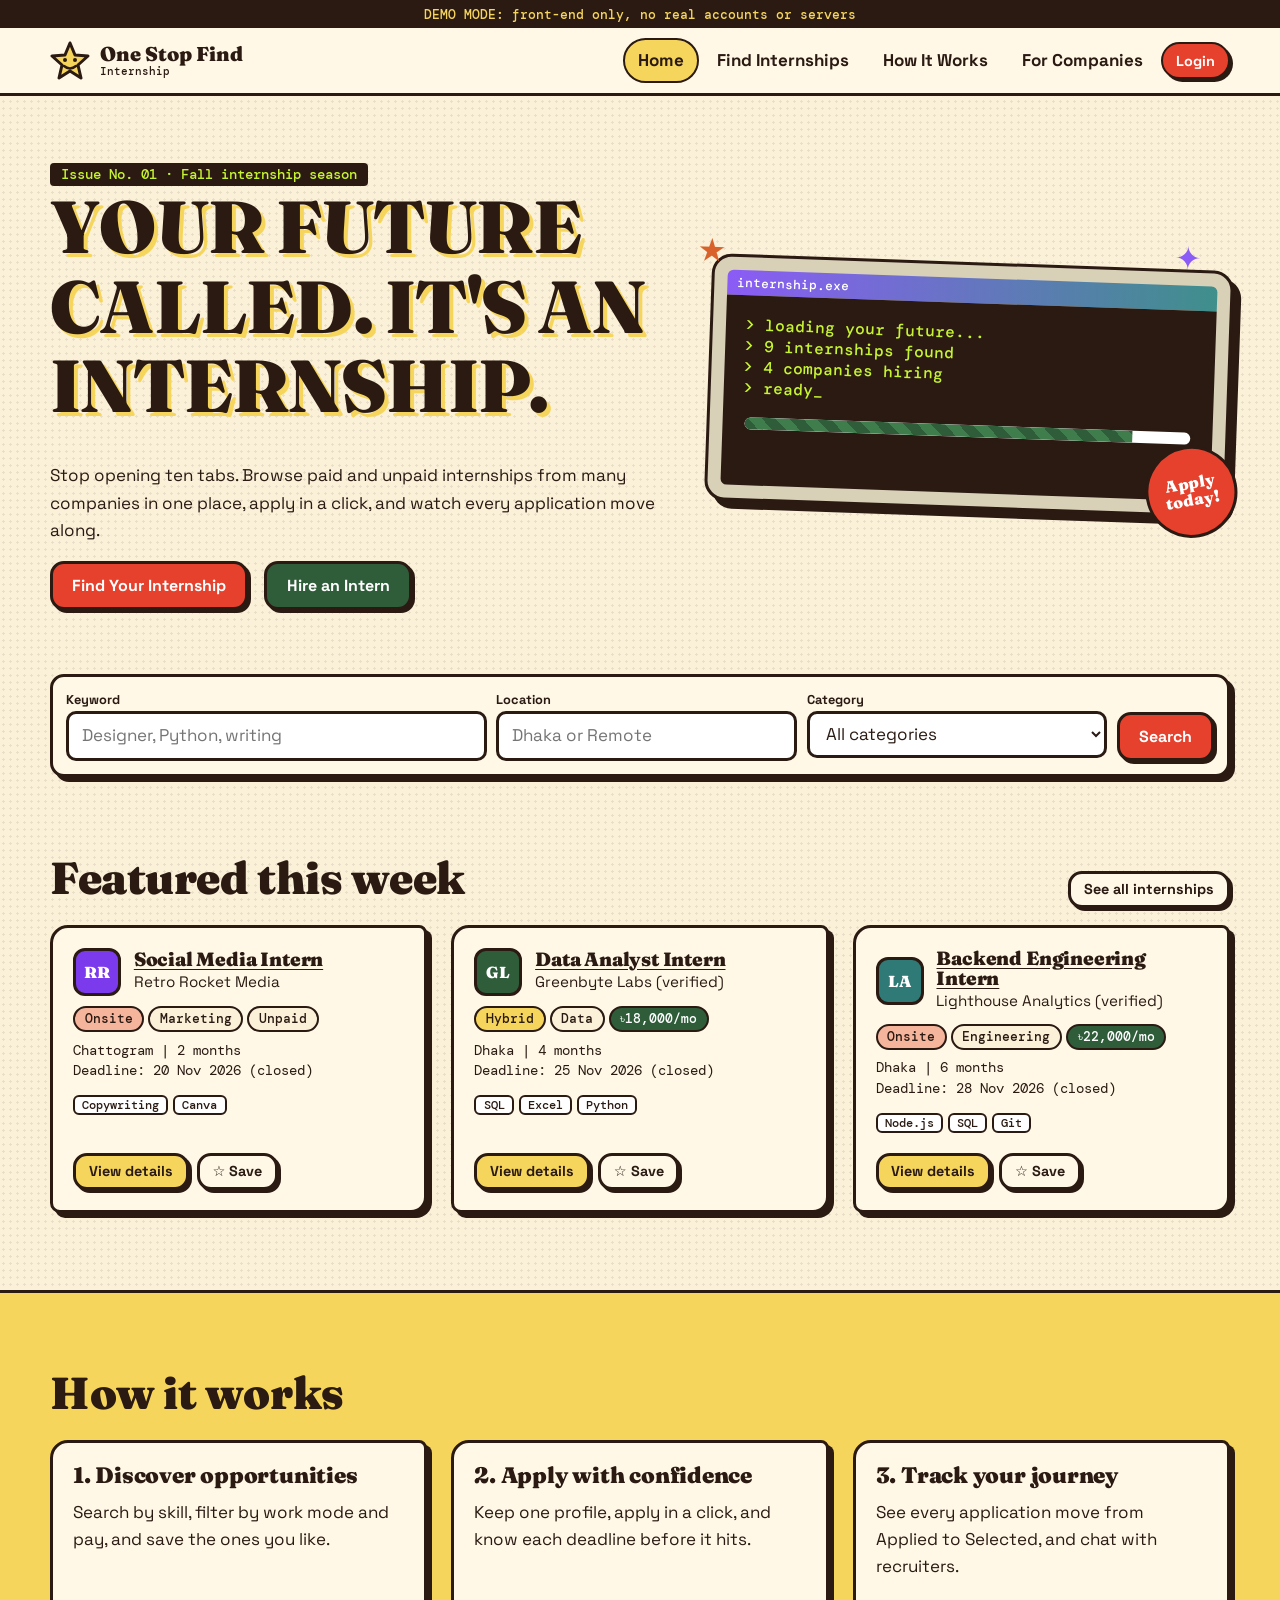
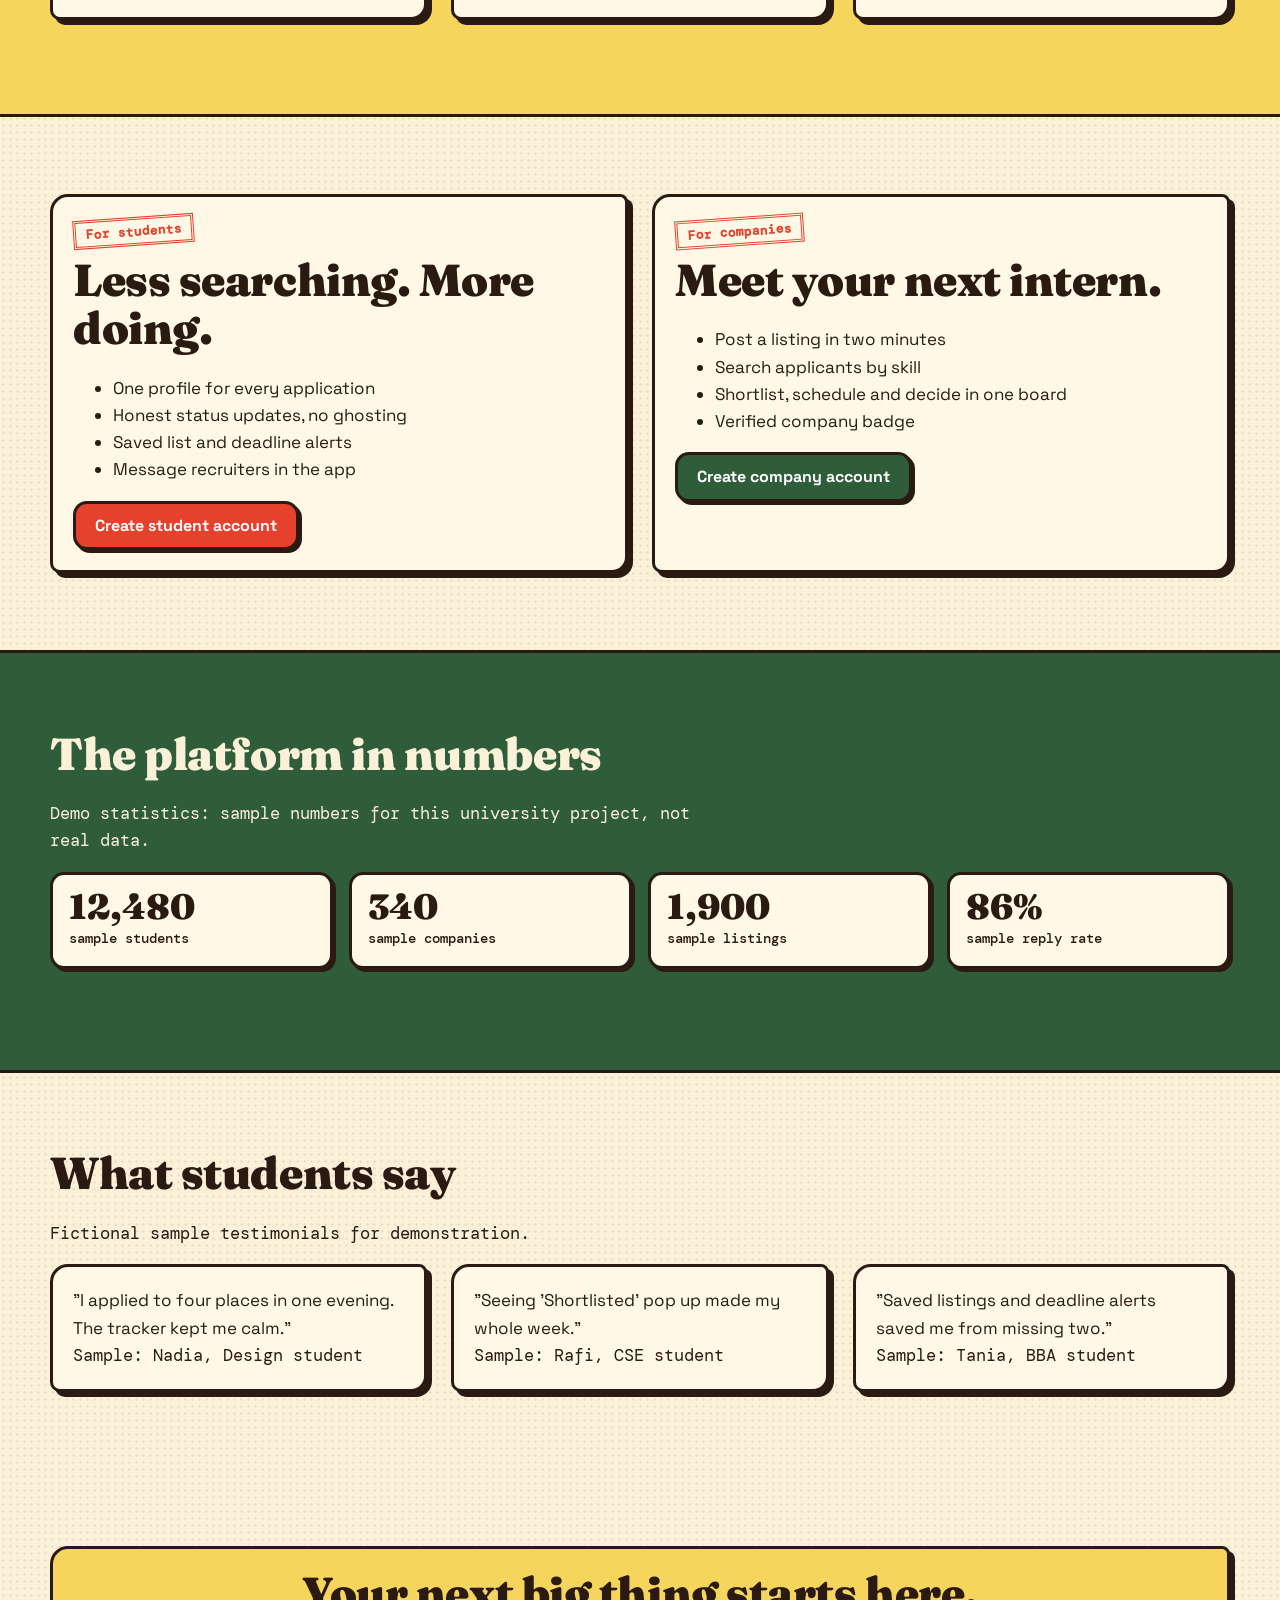
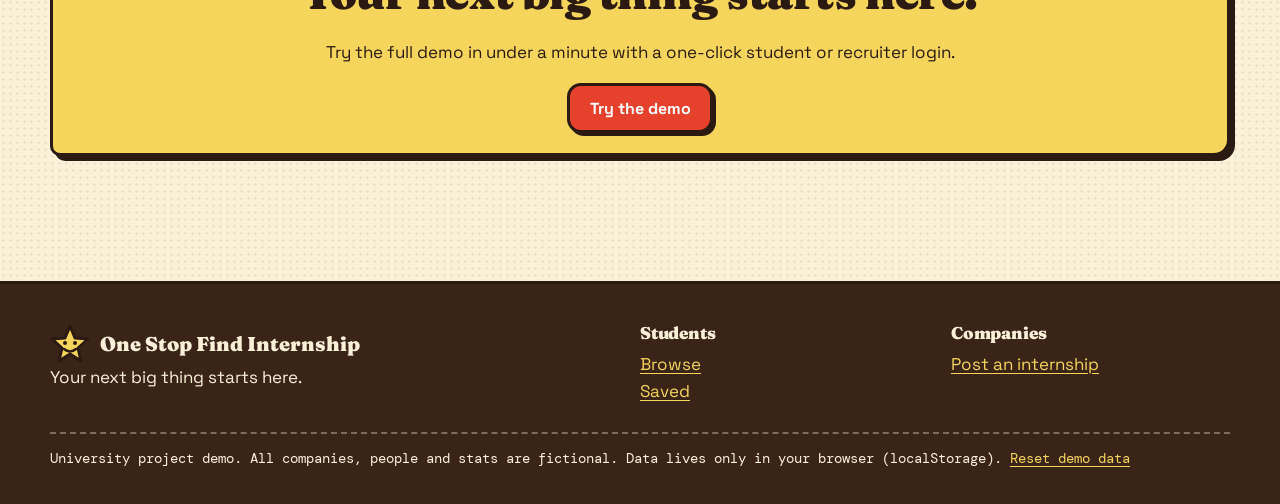
<file: index.html>
<!DOCTYPE html>
<html lang="en"><head><meta charset="utf-8"><meta name="viewport" content="width=device-width,initial-scale=1">
<title>One Stop Find Internship | Your next big thing starts here</title>
<link rel="stylesheet" href="css/styles.css"><link rel="stylesheet" href="css/components.css"><link rel="stylesheet" href="css/responsive.css">
</head><body data-page="home">
<a class="skip" href="#main">Skip to content</a>
<header id="site-nav"></header>
<main id="main">
  <section class="container hero">
    <div>
      <span class="marquee-tag">Issue No. 01 · Fall internship season</span>
      <h1>YOUR FUTURE CALLED. IT'S AN INTERNSHIP.</h1>
      <p>Stop opening ten tabs. Browse paid and unpaid internships from many companies in one place, apply in a click, and watch every application move along.</p>
      <div class="hero-cta">
        <a class="btn btn-primary" href="internships.html">Find Your Internship</a>
        <a class="btn btn-green" href="register.html?role=company">Hire an Intern</a>
      </div>
    </div>
    <div class="monitor" role="img" aria-label="Retro computer showing an internship loading screen">
      <span class="star" style="left:-18px;top:-22px" aria-hidden="true">★</span>
      <span class="star" style="right:30px;top:-30px;color:var(--purple)" aria-hidden="true">✦</span>
      <div class="bar-t">internship.exe</div>
      <div class="screen">&gt; loading your future...<br>&gt; 9 internships found<br>&gt; 4 companies hiring<br>&gt; ready_<div class="progress" style="margin-top:1rem"><i style="width:87%"></i></div></div>
      <div class="sticker" aria-hidden="true">Apply<br>today!</div>
    </div>
  </section>

  <section class="container" aria-labelledby="search-h">
    <h2 id="search-h" class="sr-only">Search internships</h2>
    <form class="searchbar" action="internships.html" method="get">
      <div><label for="s-q">Keyword</label><input id="s-q" name="q" placeholder="Designer, Python, writing"></div>
      <div><label for="s-loc">Location</label><input id="s-loc" name="loc" placeholder="Dhaka or Remote"></div>
      <div><label for="s-cat">Category</label><select id="s-cat" name="cat"><option value="">All categories</option><option>Design</option><option>Engineering</option><option>Marketing</option><option>Data</option><option>Business</option><option>Writing</option></select></div>
      <button class="btn btn-primary" type="submit" style="align-self:end">Search</button>
    </form>
  </section>

  <section class="section container" aria-labelledby="feat-h">
    <div class="row-between"><h2 id="feat-h">Featured this week</h2><a class="btn btn-ghost btn-sm" href="internships.html">See all internships</a></div>
    <div id="featured" class="grid grid-auto"></div>
  </section>

  <section id="how" class="section band"><div class="container">
    <h2>How it works</h2>
    <ol class="grid grid-3" style="list-style:none;padding:0">
      <li class="card"><h3>1. Discover opportunities</h3><p>Search by skill, filter by work mode and pay, and save the ones you like.</p></li>
      <li class="card"><h3>2. Apply with confidence</h3><p>Keep one profile, apply in a click, and know each deadline before it hits.</p></li>
      <li class="card"><h3>3. Track your journey</h3><p>See every application move from Applied to Selected, and chat with recruiters.</p></li>
    </ol></div></section>

  <section class="section container grid grid-2">
    <div class="card"><span class="stamp">For students</span><h2 style="margin-top:.6rem">Less searching. More doing.</h2>
      <ul><li>One profile for every application</li><li>Honest status updates, no ghosting</li><li>Saved list and deadline alerts</li><li>Message recruiters in the app</li></ul>
      <a class="btn btn-primary" href="register.html">Create student account</a></div>
    <div class="card"><span class="stamp">For companies</span><h2 style="margin-top:.6rem">Meet your next intern.</h2>
      <ul><li>Post a listing in two minutes</li><li>Search applicants by skill</li><li>Shortlist, schedule and decide in one board</li><li>Verified company badge</li></ul>
      <a class="btn btn-green" href="register.html?role=company">Create company account</a></div>
  </section>

  <section class="section band-green"><div class="container">
    <h2>The platform in numbers</h2><p class="mono">Demo statistics: sample numbers for this university project, not real data.</p>
    <div class="stat-row" style="color:var(--ink)">
      <div class="stat"><b>12,480</b><span>sample students</span></div>
      <div class="stat"><b>340</b><span>sample companies</span></div>
      <div class="stat"><b>1,900</b><span>sample listings</span></div>
      <div class="stat"><b>86%</b><span>sample reply rate</span></div>
    </div></div></section>

  <section class="section container">
    <h2>What students say</h2><p class="mono">Fictional sample testimonials for demonstration.</p>
    <div class="grid grid-3">
      <figure class="card" style="margin:0"><blockquote style="margin:0">"I applied to four places in one evening. The tracker kept me calm."</blockquote><figcaption class="mono">Sample: Nadia, Design student</figcaption></figure>
      <figure class="card" style="margin:0"><blockquote style="margin:0">"Seeing 'Shortlisted' pop up made my whole week."</blockquote><figcaption class="mono">Sample: Rafi, CSE student</figcaption></figure>
      <figure class="card" style="margin:0"><blockquote style="margin:0">"Saved listings and deadline alerts saved me from missing two."</blockquote><figcaption class="mono">Sample: Tania, BBA student</figcaption></figure>
    </div>
  </section>

  <section class="section container"><div class="card" style="background:var(--yellow);text-align:center">
    <h2>Your next big thing starts here.</h2>
    <p style="margin-inline:auto">Try the full demo in under a minute with a one-click student or recruiter login.</p>
    <a class="btn btn-primary" href="login.html">Try the demo</a></div></section>
</main>
<div id="site-footer"></div>
<script src="js/data.js"></script><script src="js/storage.js"></script><script src="js/app.js"></script>
<script src="js/internships.js"></script><script src="js/auth.js"></script><script src="js/applications.js"></script><script src="js/messaging.js"></script><script src="js/recruiter.js"></script>
</body></html>
</file>
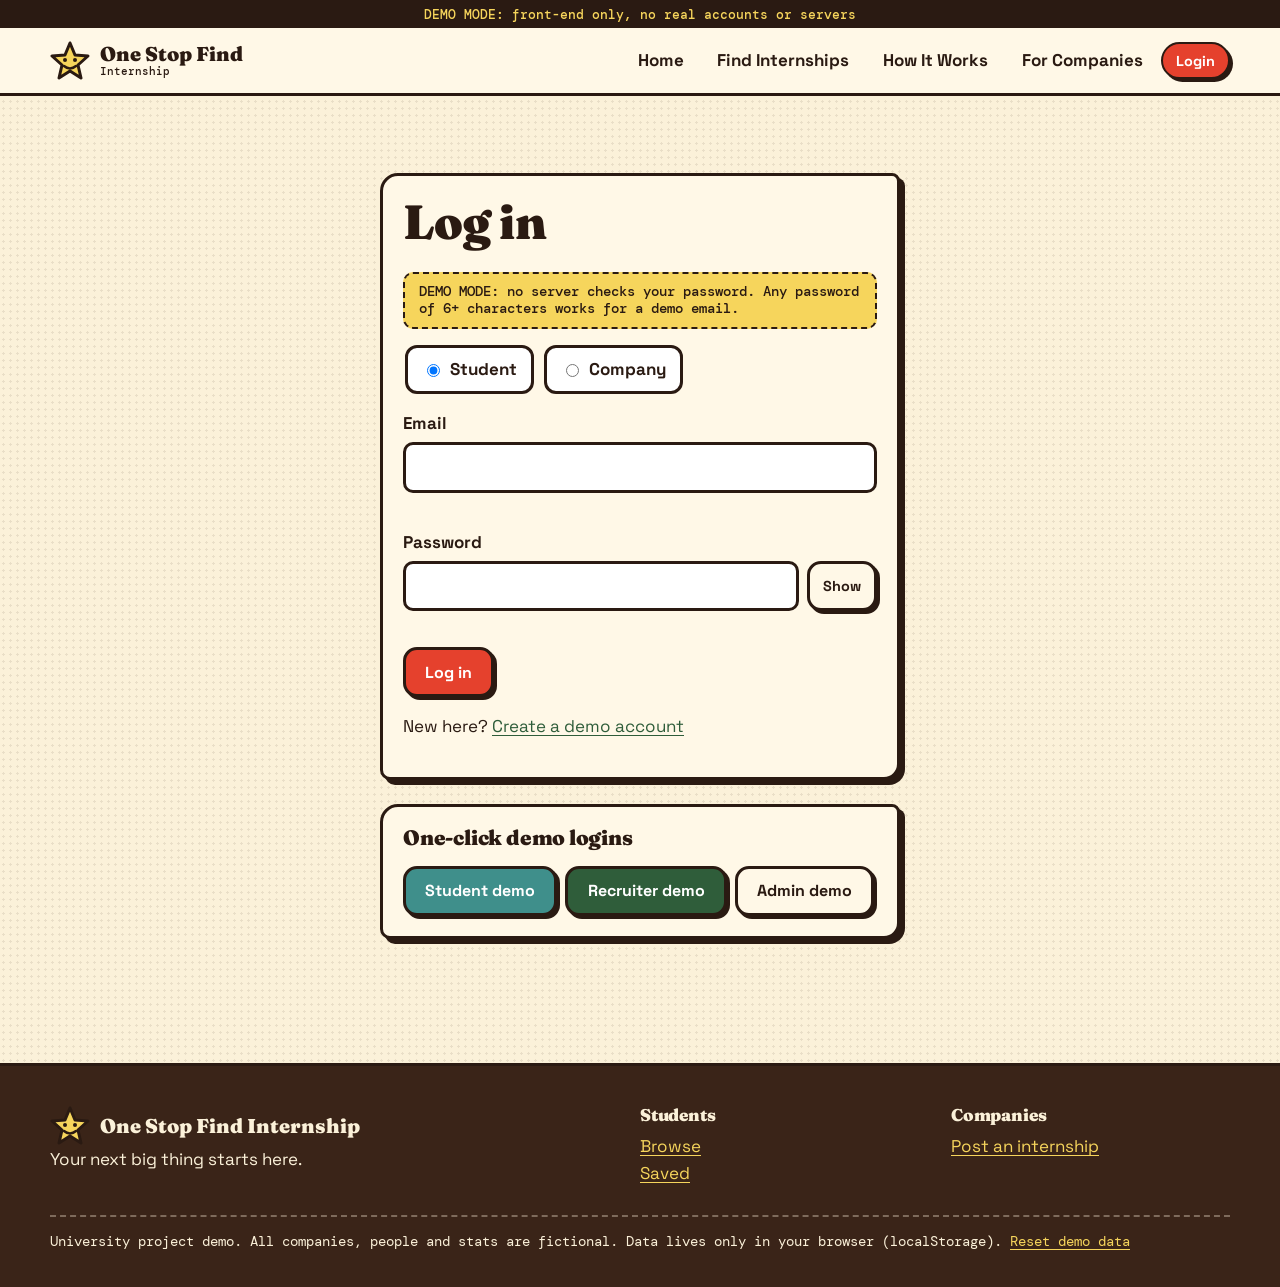
<file: admin-dashboard.html>
<!DOCTYPE html>
<html lang="en"><head><meta charset="utf-8"><meta name="viewport" content="width=device-width,initial-scale=1">
<title>Admin Dashboard | One Stop Find Internship</title>
<link rel="stylesheet" href="css/styles.css"><link rel="stylesheet" href="css/components.css"><link rel="stylesheet" href="css/responsive.css">
</head><body data-page="admin">
<a class="skip" href="#main">Skip to content</a>
<header id="site-nav"></header>
<main id="main" class="container section"></main>
<div id="site-footer"></div>
<script src="js/data.js"></script><script src="js/storage.js"></script><script src="js/app.js"></script>
<script src="js/internships.js"></script><script src="js/auth.js"></script><script src="js/applications.js"></script><script src="js/messaging.js"></script><script src="js/recruiter.js"></script>
</body></html>
</file>
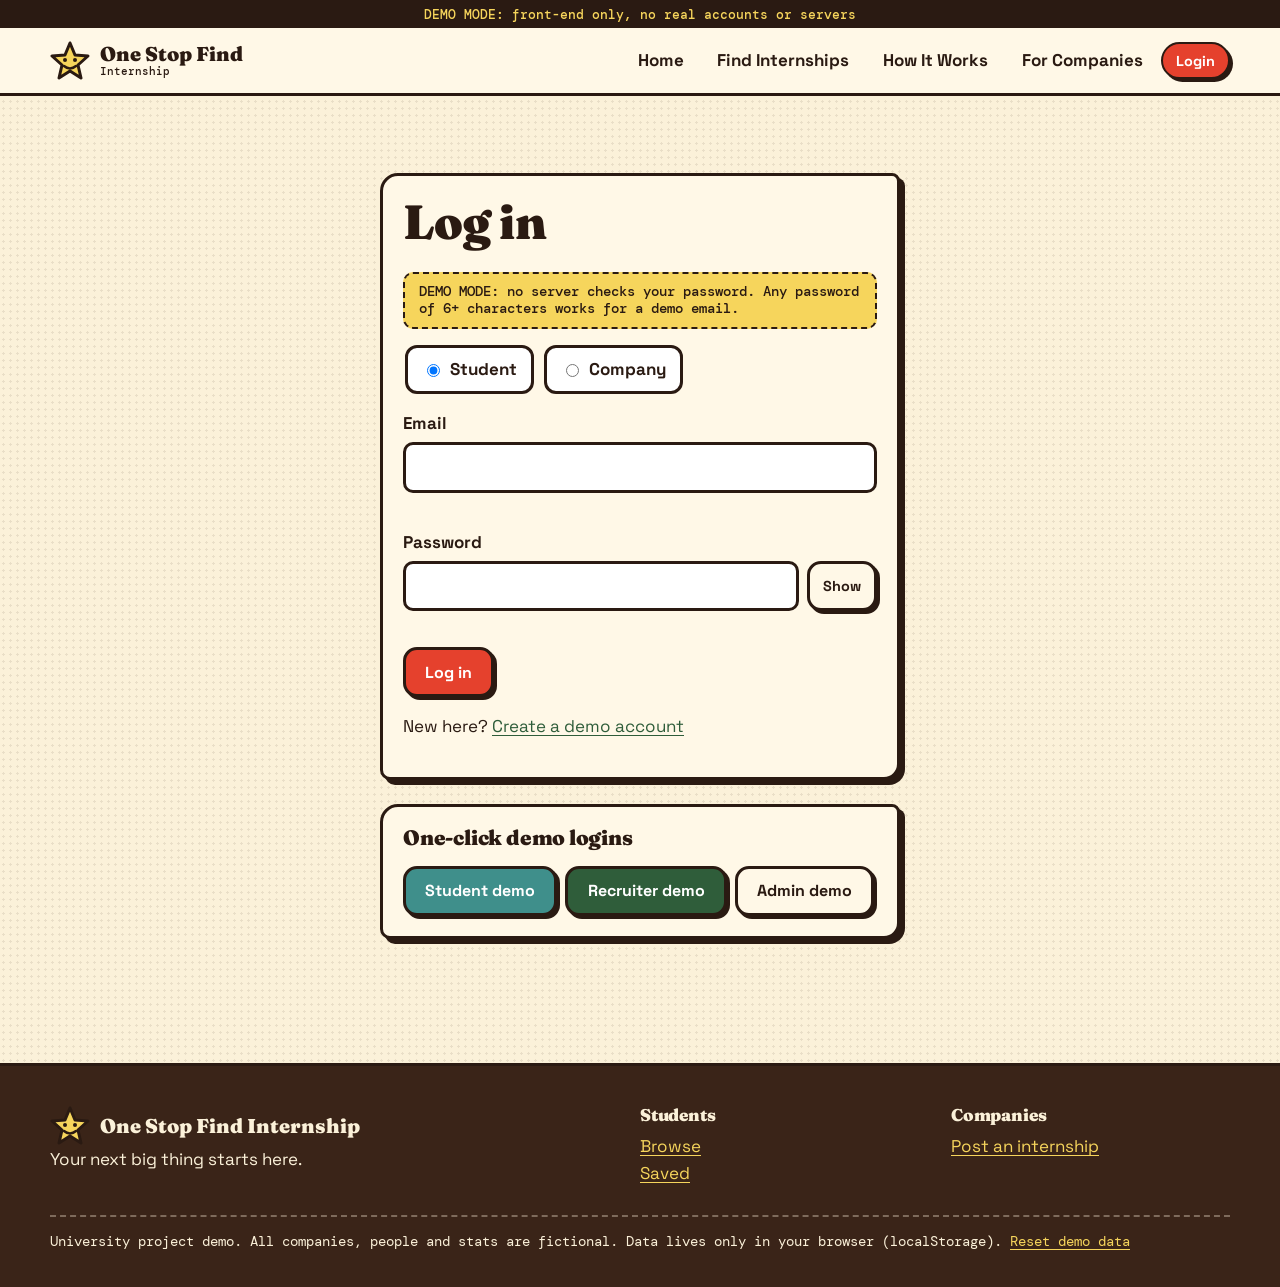
<file: applications.html>
<!DOCTYPE html>
<html lang="en"><head><meta charset="utf-8"><meta name="viewport" content="width=device-width,initial-scale=1">
<title>My Applications | One Stop Find Internship</title>
<link rel="stylesheet" href="css/styles.css"><link rel="stylesheet" href="css/components.css"><link rel="stylesheet" href="css/responsive.css">
</head><body data-page="applications">
<a class="skip" href="#main">Skip to content</a>
<header id="site-nav"></header>
<main id="main" class="container section"></main>
<div id="site-footer"></div>
<script src="js/data.js"></script><script src="js/storage.js"></script><script src="js/app.js"></script>
<script src="js/internships.js"></script><script src="js/auth.js"></script><script src="js/applications.js"></script><script src="js/messaging.js"></script><script src="js/recruiter.js"></script>
</body></html>
</file>
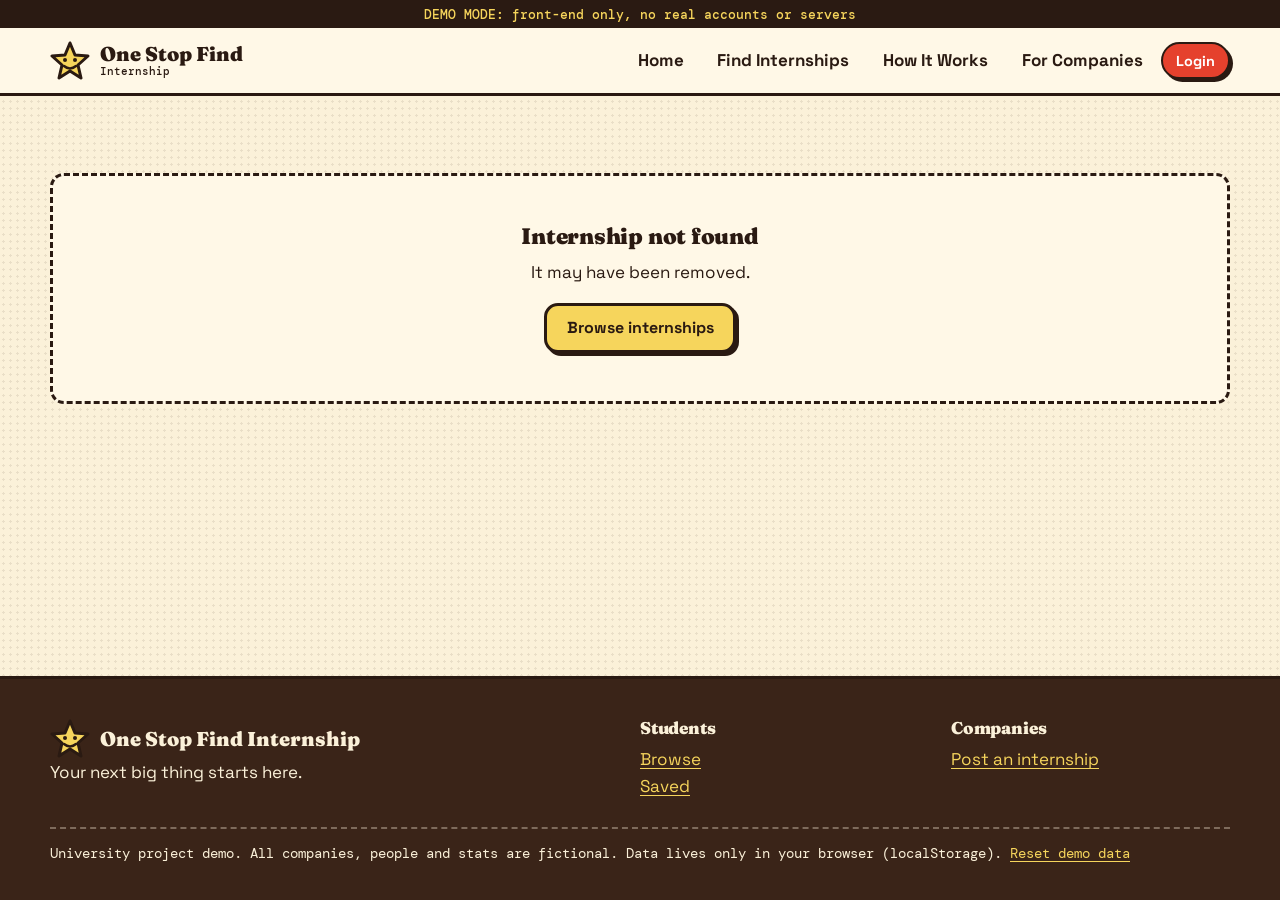
<file: internship-details.html>
<!DOCTYPE html>
<html lang="en"><head><meta charset="utf-8"><meta name="viewport" content="width=device-width,initial-scale=1">
<title>Internship Details | One Stop Find Internship</title>
<link rel="stylesheet" href="css/styles.css"><link rel="stylesheet" href="css/components.css"><link rel="stylesheet" href="css/responsive.css">
</head><body data-page="details">
<a class="skip" href="#main">Skip to content</a>
<header id="site-nav"></header>
<main id="main" class="container section"></main>
<div id="site-footer"></div>
<script src="js/data.js"></script><script src="js/storage.js"></script><script src="js/app.js"></script>
<script src="js/internships.js"></script><script src="js/auth.js"></script><script src="js/applications.js"></script><script src="js/messaging.js"></script><script src="js/recruiter.js"></script>
</body></html>
</file>
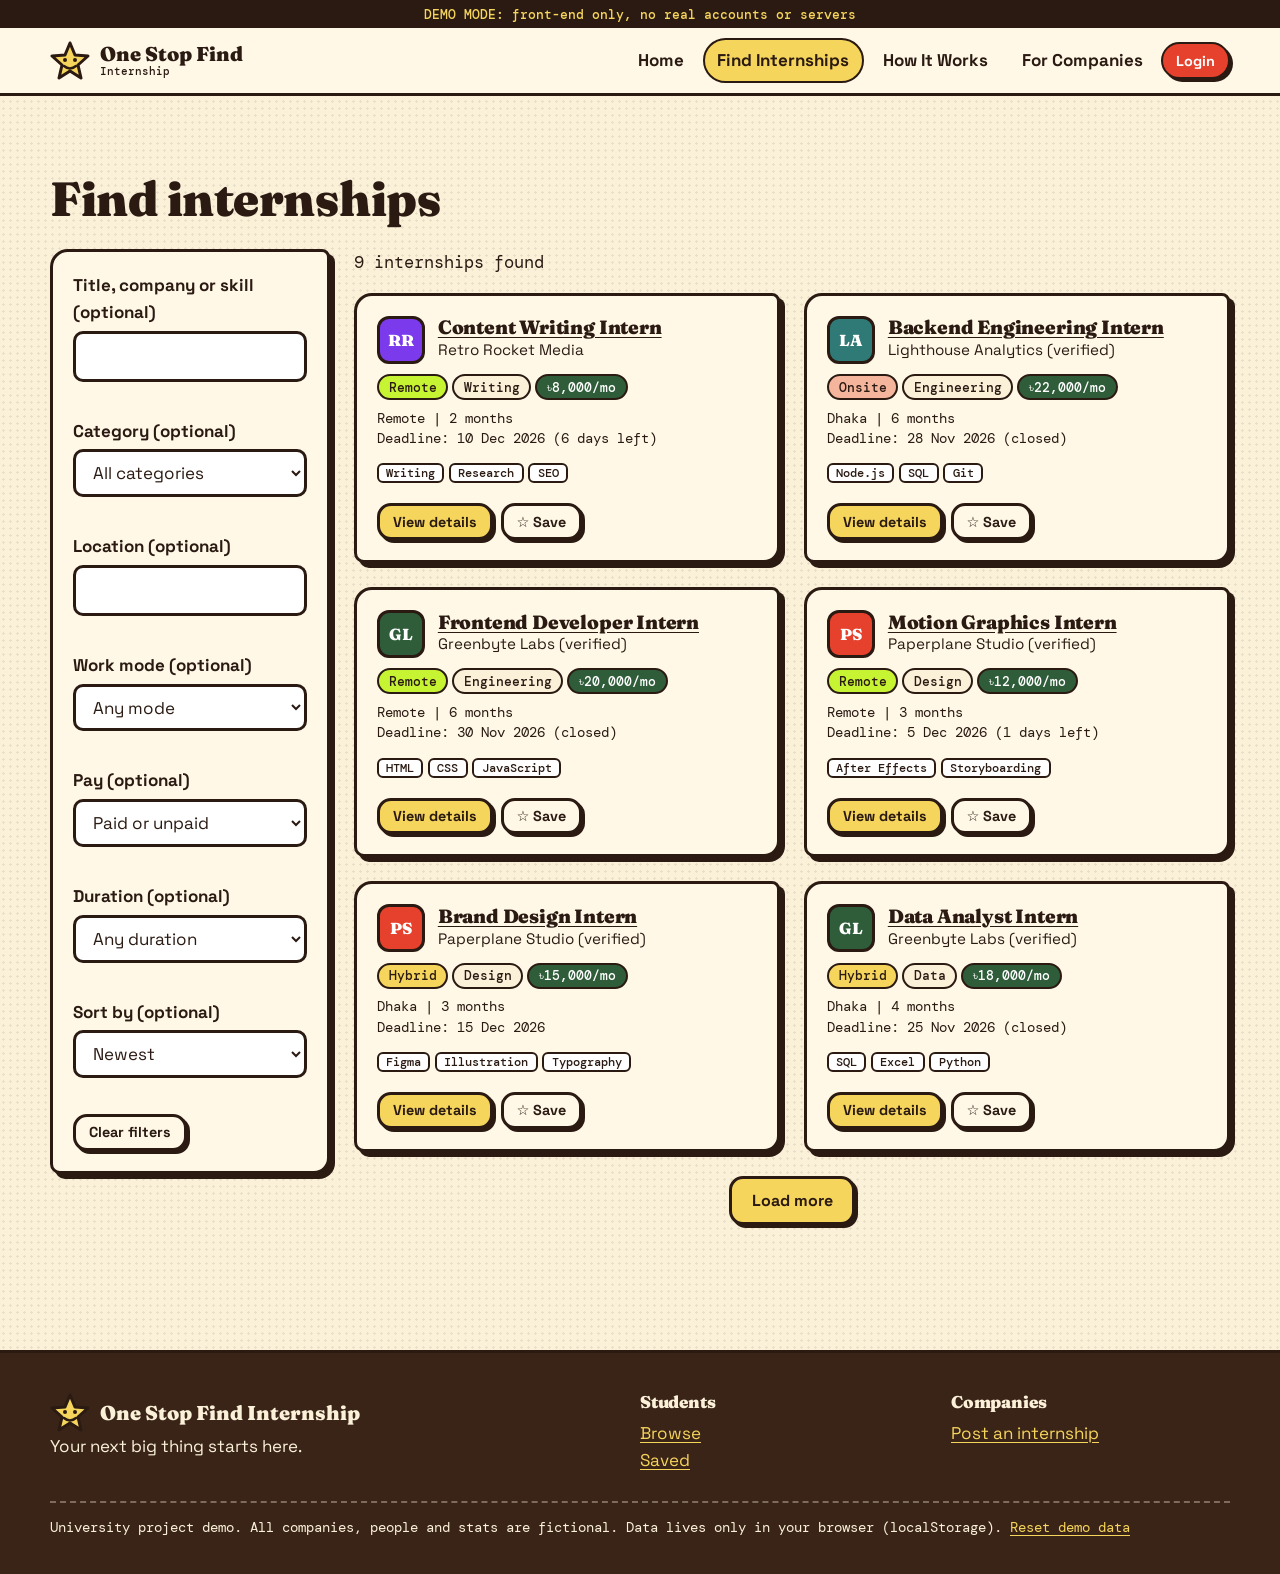
<file: internships.html>
<!DOCTYPE html>
<html lang="en"><head><meta charset="utf-8"><meta name="viewport" content="width=device-width,initial-scale=1">
<title>Find Internships | One Stop Find Internship</title>
<link rel="stylesheet" href="css/styles.css"><link rel="stylesheet" href="css/components.css"><link rel="stylesheet" href="css/responsive.css">
</head><body data-page="internships">
<a class="skip" href="#main">Skip to content</a>
<header id="site-nav"></header>
<main id="main" class="container section"></main>
<div id="site-footer"></div>
<script src="js/data.js"></script><script src="js/storage.js"></script><script src="js/app.js"></script>
<script src="js/internships.js"></script><script src="js/auth.js"></script><script src="js/applications.js"></script><script src="js/messaging.js"></script><script src="js/recruiter.js"></script>
</body></html>
</file>
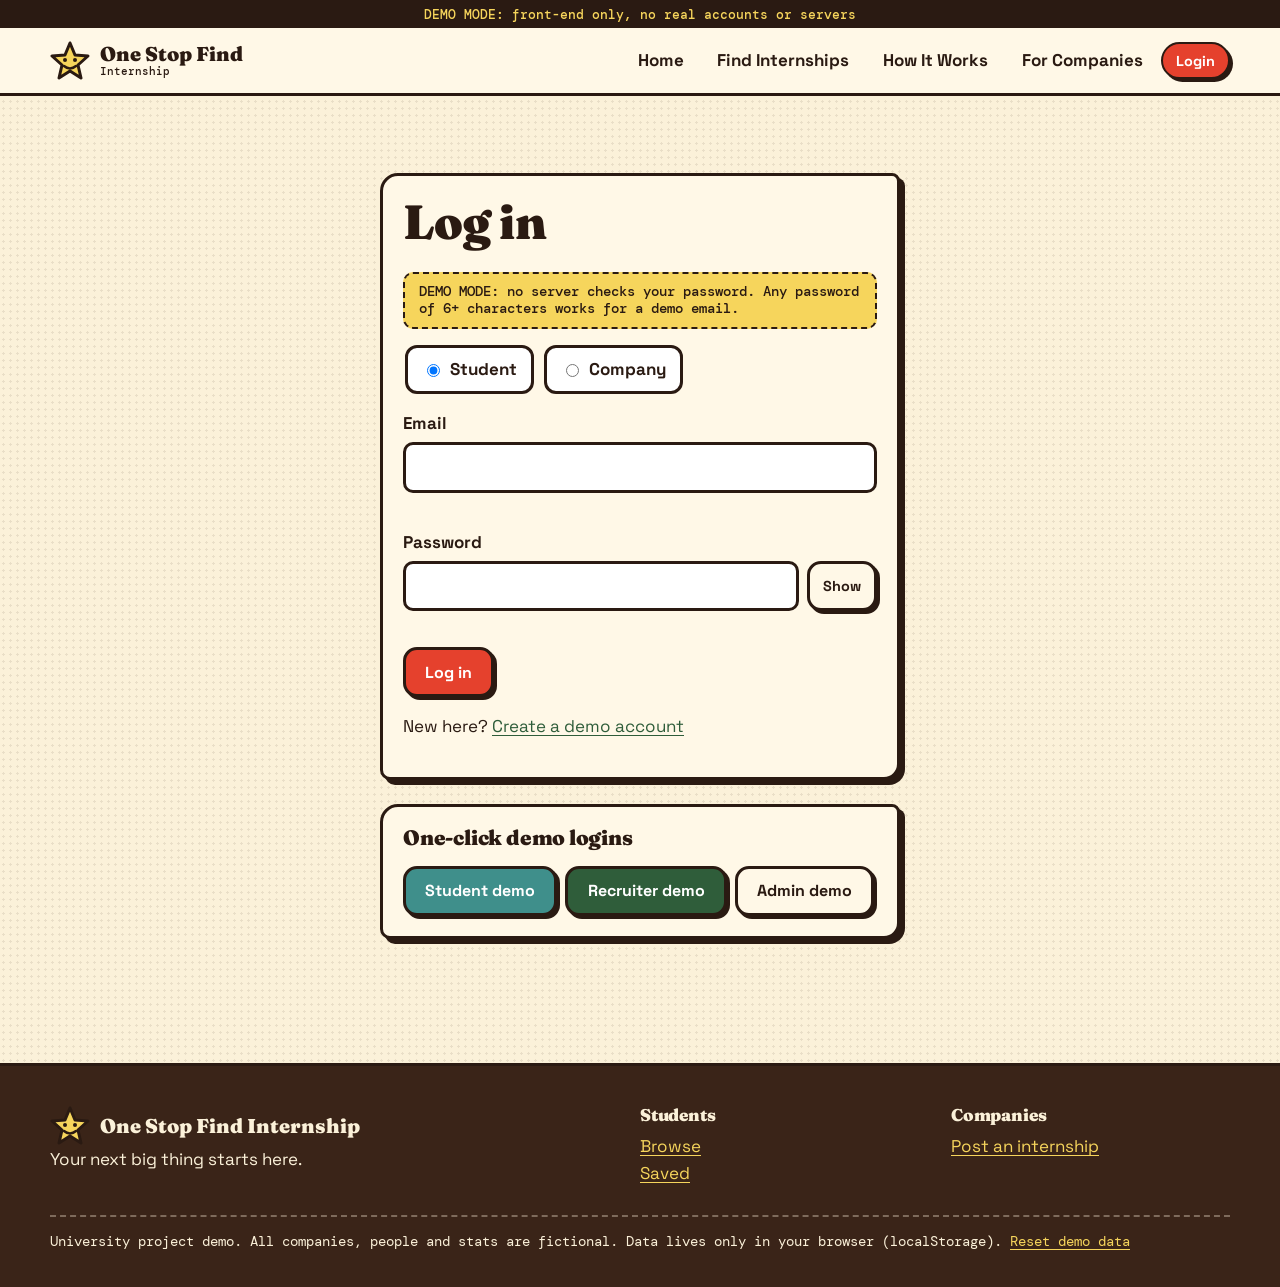
<file: login.html>
<!DOCTYPE html>
<html lang="en"><head><meta charset="utf-8"><meta name="viewport" content="width=device-width,initial-scale=1">
<title>Log in | One Stop Find Internship</title>
<link rel="stylesheet" href="css/styles.css"><link rel="stylesheet" href="css/components.css"><link rel="stylesheet" href="css/responsive.css">
</head><body data-page="login">
<a class="skip" href="#main">Skip to content</a>
<header id="site-nav"></header>
<main id="main" class="container section"></main>
<div id="site-footer"></div>
<script src="js/data.js"></script><script src="js/storage.js"></script><script src="js/app.js"></script>
<script src="js/internships.js"></script><script src="js/auth.js"></script><script src="js/applications.js"></script><script src="js/messaging.js"></script><script src="js/recruiter.js"></script>
</body></html>
</file>
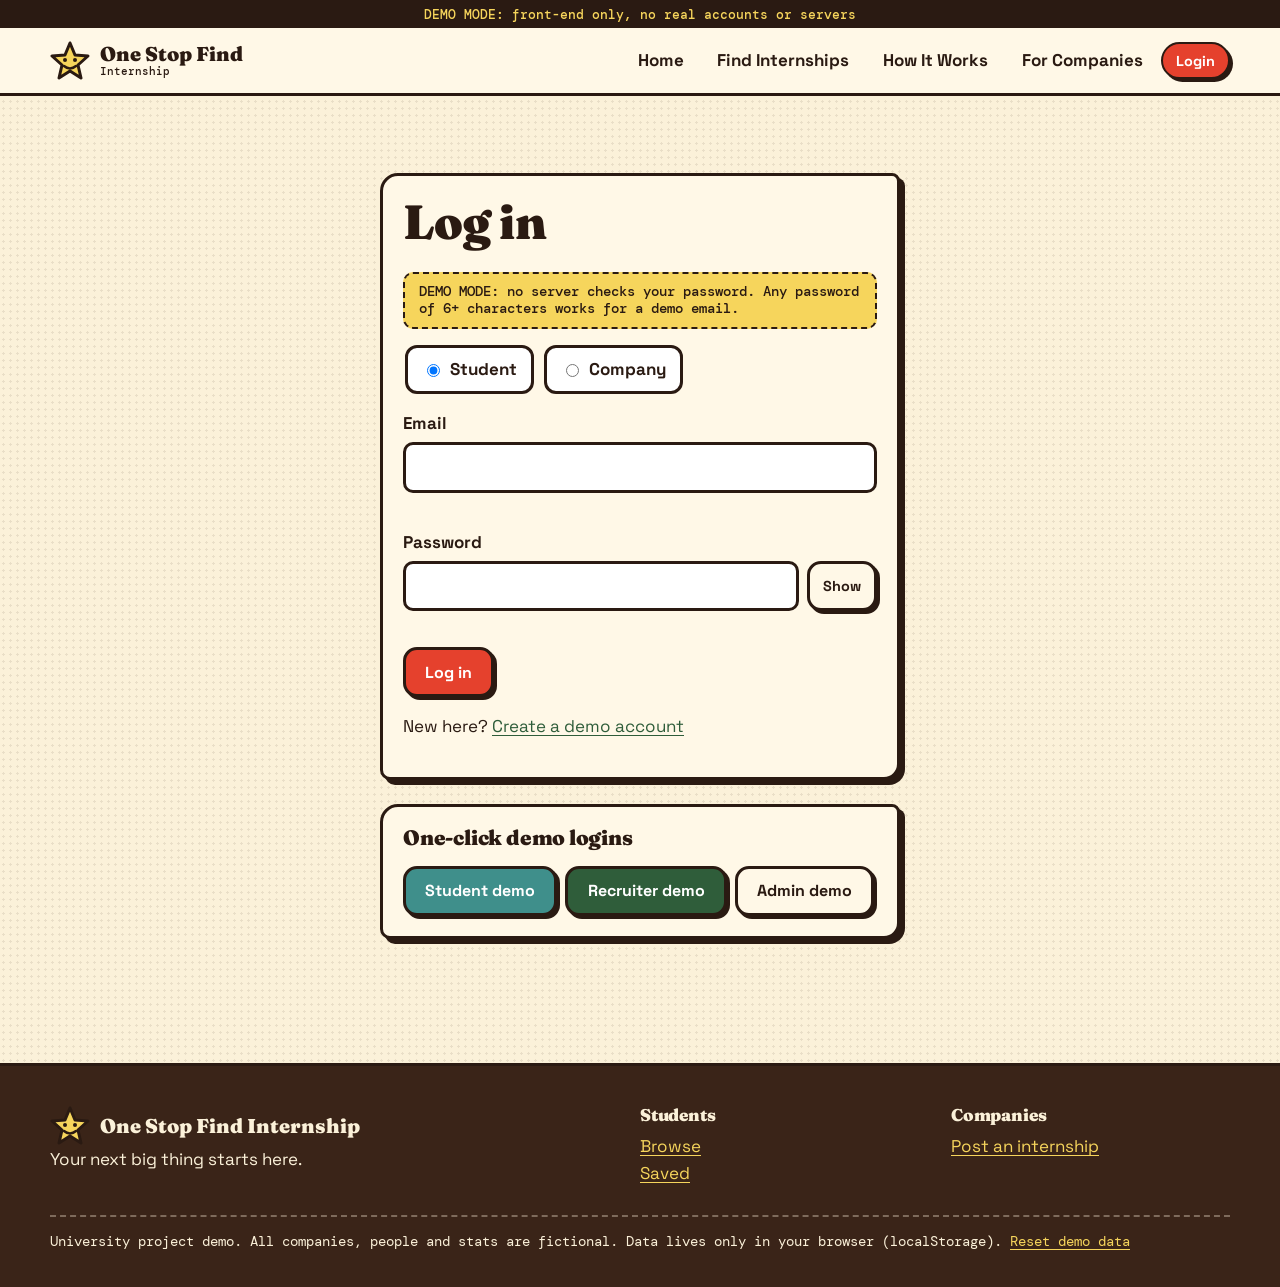
<file: manage-applicants.html>
<!DOCTYPE html>
<html lang="en"><head><meta charset="utf-8"><meta name="viewport" content="width=device-width,initial-scale=1">
<title>Manage Applicants | One Stop Find Internship</title>
<link rel="stylesheet" href="css/styles.css"><link rel="stylesheet" href="css/components.css"><link rel="stylesheet" href="css/responsive.css">
</head><body data-page="applicants">
<a class="skip" href="#main">Skip to content</a>
<header id="site-nav"></header>
<main id="main" class="container section"></main>
<div id="site-footer"></div>
<script src="js/data.js"></script><script src="js/storage.js"></script><script src="js/app.js"></script>
<script src="js/internships.js"></script><script src="js/auth.js"></script><script src="js/applications.js"></script><script src="js/messaging.js"></script><script src="js/recruiter.js"></script>
</body></html>
</file>
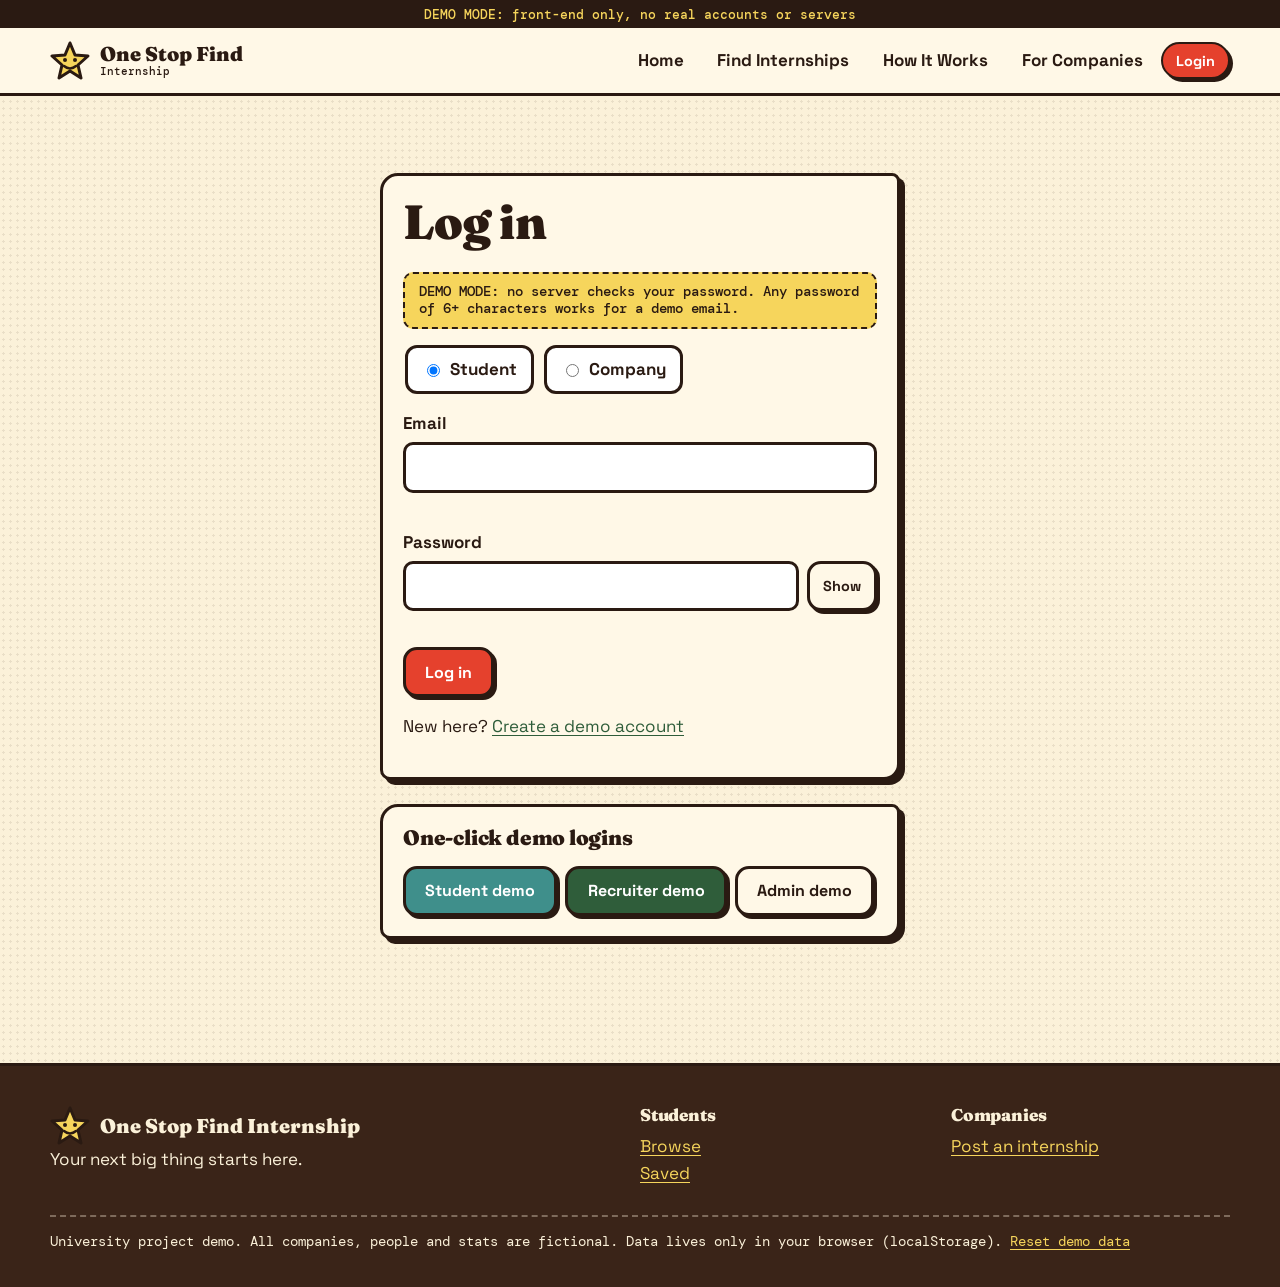
<file: messages.html>
<!DOCTYPE html>
<html lang="en"><head><meta charset="utf-8"><meta name="viewport" content="width=device-width,initial-scale=1">
<title>Messages | One Stop Find Internship</title>
<link rel="stylesheet" href="css/styles.css"><link rel="stylesheet" href="css/components.css"><link rel="stylesheet" href="css/responsive.css">
</head><body data-page="messages">
<a class="skip" href="#main">Skip to content</a>
<header id="site-nav"></header>
<main id="main" class="container section"></main>
<div id="site-footer"></div>
<script src="js/data.js"></script><script src="js/storage.js"></script><script src="js/app.js"></script>
<script src="js/internships.js"></script><script src="js/auth.js"></script><script src="js/applications.js"></script><script src="js/messaging.js"></script><script src="js/recruiter.js"></script>
</body></html>
</file>
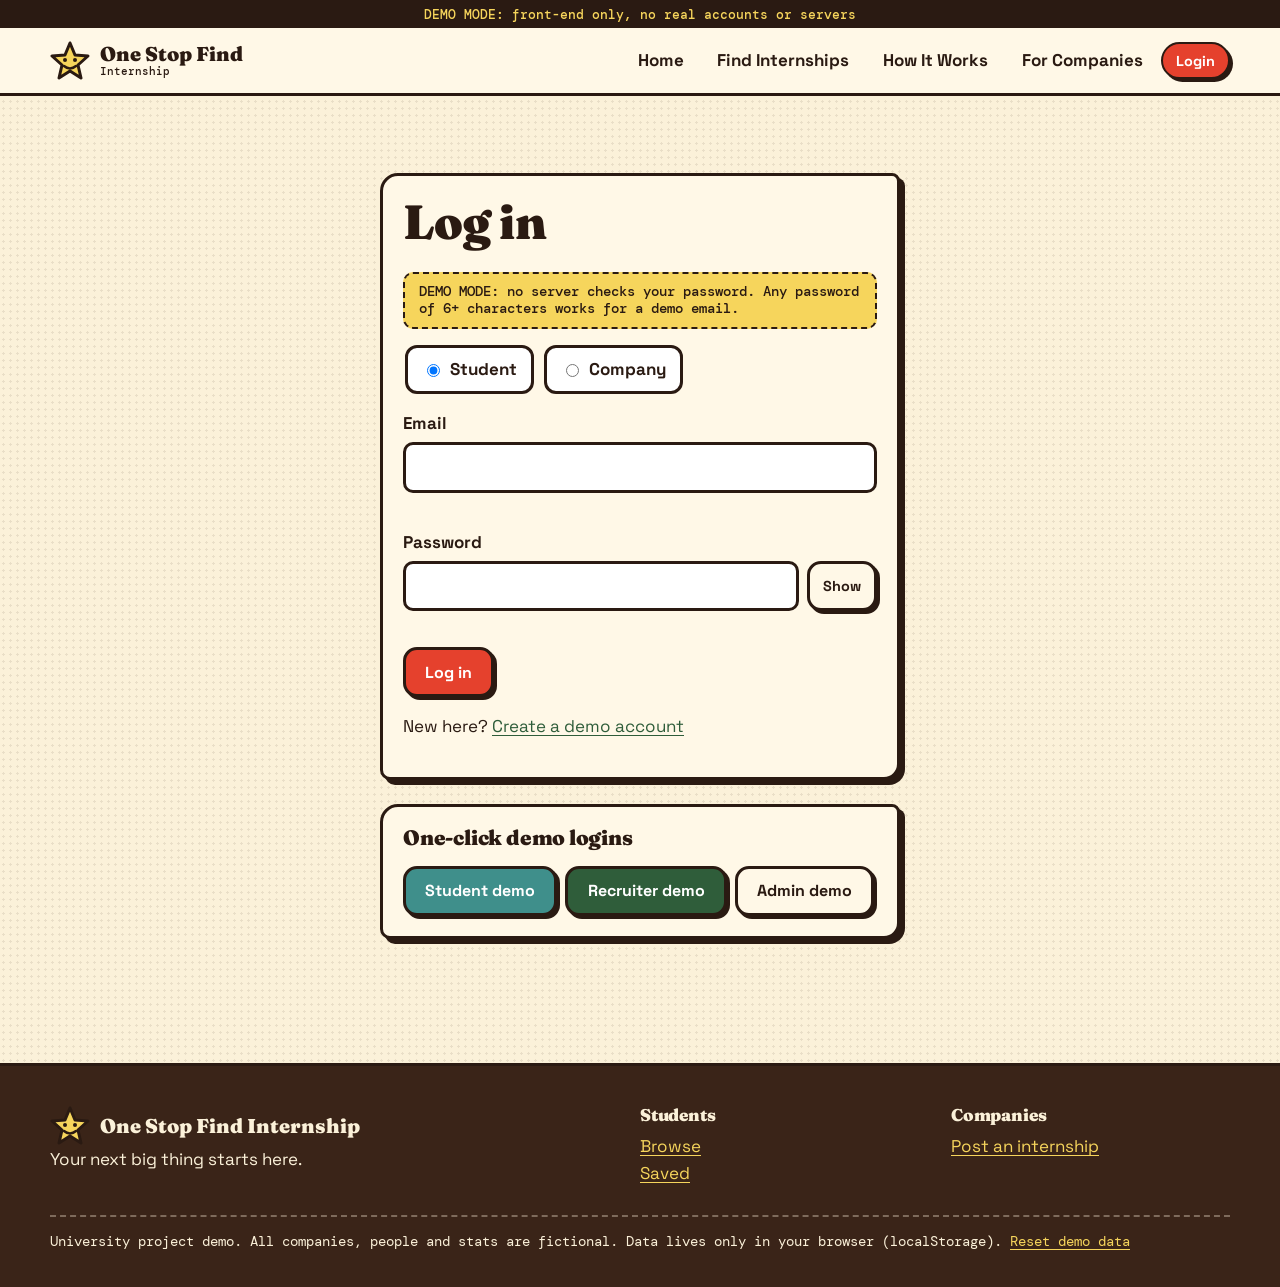
<file: notifications.html>
<!DOCTYPE html>
<html lang="en"><head><meta charset="utf-8"><meta name="viewport" content="width=device-width,initial-scale=1">
<title>Notifications | One Stop Find Internship</title>
<link rel="stylesheet" href="css/styles.css"><link rel="stylesheet" href="css/components.css"><link rel="stylesheet" href="css/responsive.css">
</head><body data-page="notifications">
<a class="skip" href="#main">Skip to content</a>
<header id="site-nav"></header>
<main id="main" class="container section"></main>
<div id="site-footer"></div>
<script src="js/data.js"></script><script src="js/storage.js"></script><script src="js/app.js"></script>
<script src="js/internships.js"></script><script src="js/auth.js"></script><script src="js/applications.js"></script><script src="js/messaging.js"></script><script src="js/recruiter.js"></script>
</body></html>
</file>
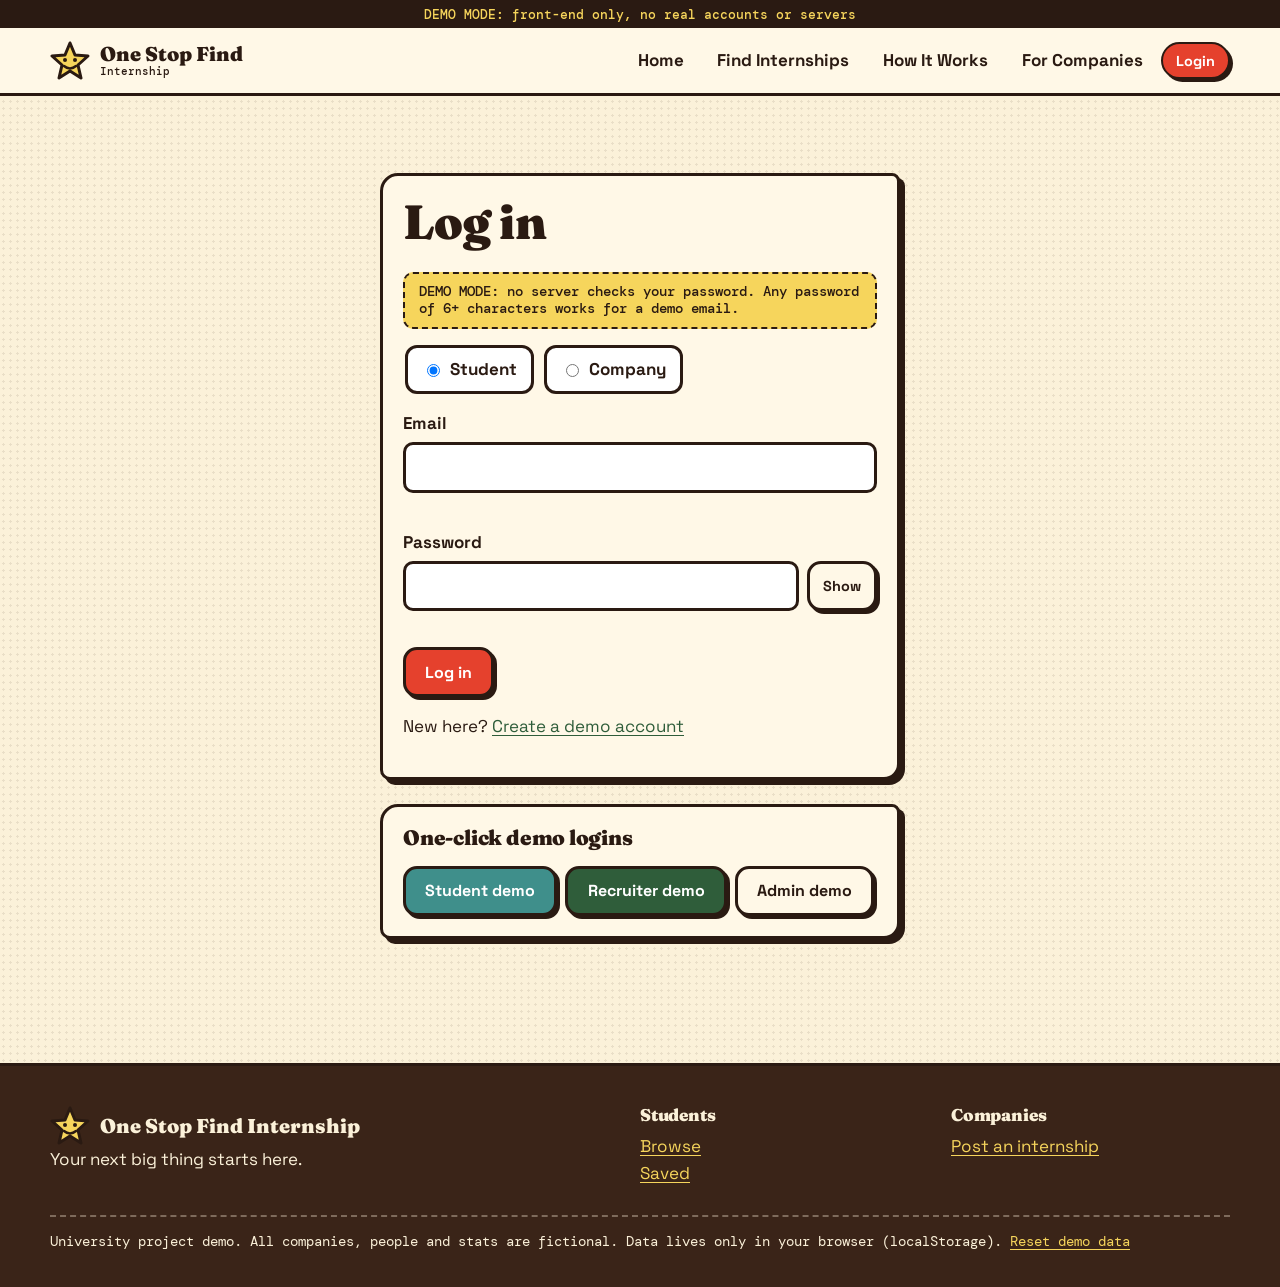
<file: post-internship.html>
<!DOCTYPE html>
<html lang="en"><head><meta charset="utf-8"><meta name="viewport" content="width=device-width,initial-scale=1">
<title>Post an Internship | One Stop Find Internship</title>
<link rel="stylesheet" href="css/styles.css"><link rel="stylesheet" href="css/components.css"><link rel="stylesheet" href="css/responsive.css">
</head><body data-page="post">
<a class="skip" href="#main">Skip to content</a>
<header id="site-nav"></header>
<main id="main" class="container section"></main>
<div id="site-footer"></div>
<script src="js/data.js"></script><script src="js/storage.js"></script><script src="js/app.js"></script>
<script src="js/internships.js"></script><script src="js/auth.js"></script><script src="js/applications.js"></script><script src="js/messaging.js"></script><script src="js/recruiter.js"></script>
</body></html>
</file>
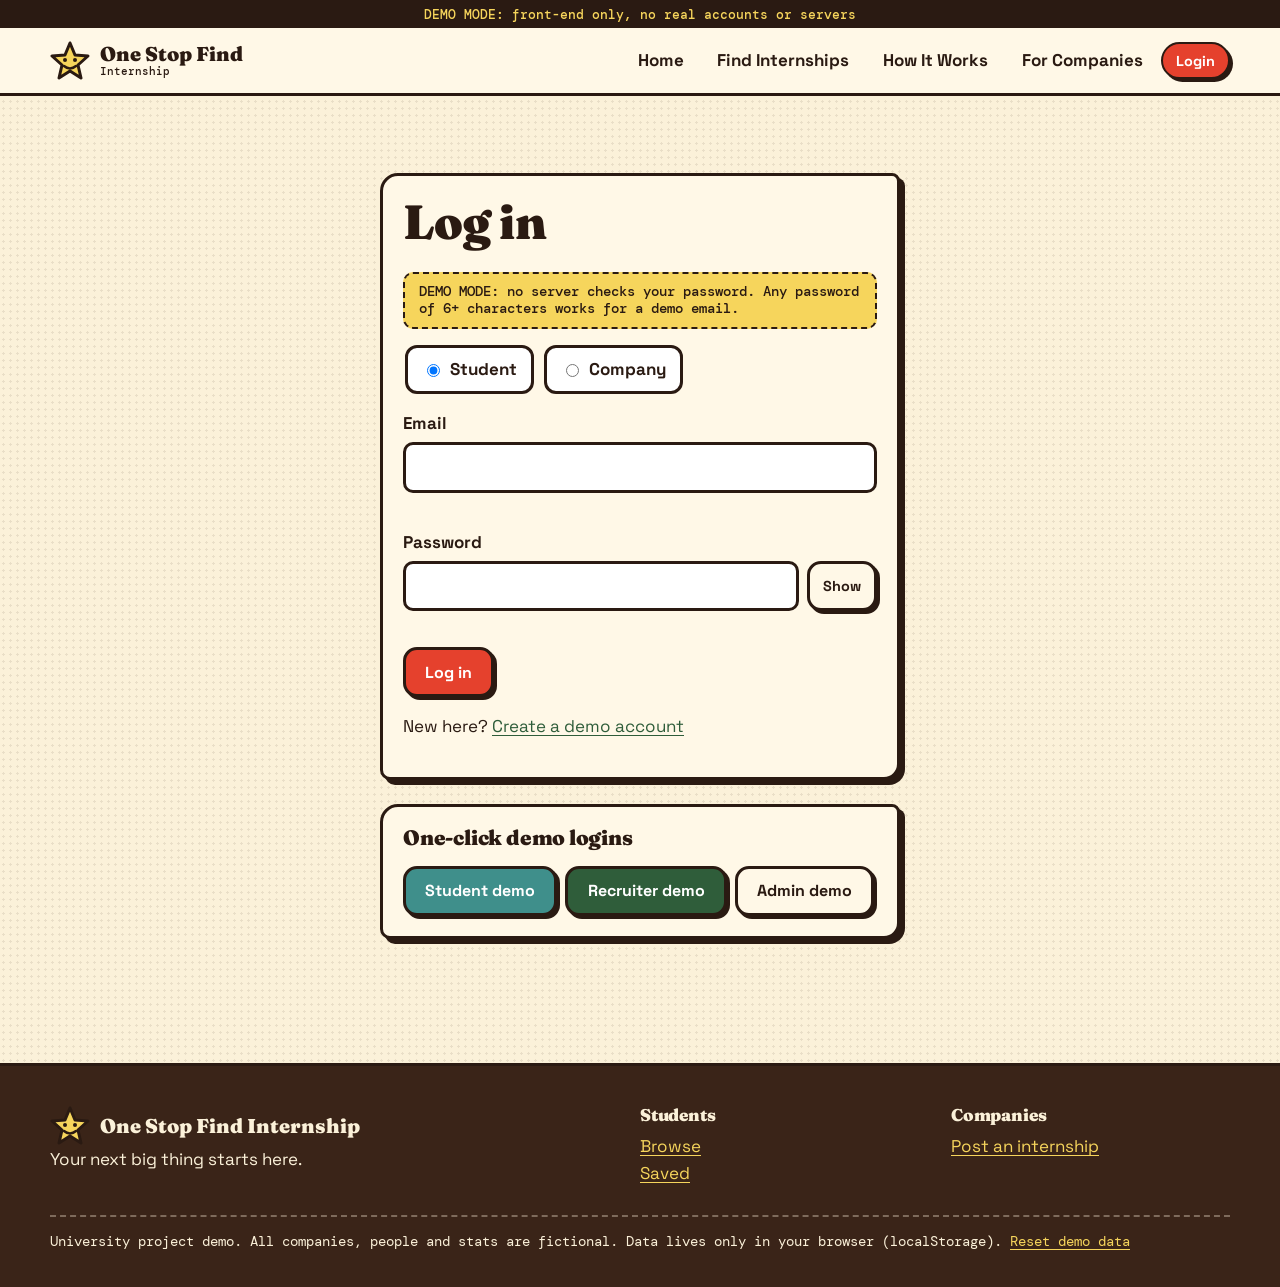
<file: recruiter-dashboard.html>
<!DOCTYPE html>
<html lang="en"><head><meta charset="utf-8"><meta name="viewport" content="width=device-width,initial-scale=1">
<title>Recruiter Dashboard | One Stop Find Internship</title>
<link rel="stylesheet" href="css/styles.css"><link rel="stylesheet" href="css/components.css"><link rel="stylesheet" href="css/responsive.css">
</head><body data-page="rdash">
<a class="skip" href="#main">Skip to content</a>
<header id="site-nav"></header>
<main id="main" class="container section"></main>
<div id="site-footer"></div>
<script src="js/data.js"></script><script src="js/storage.js"></script><script src="js/app.js"></script>
<script src="js/internships.js"></script><script src="js/auth.js"></script><script src="js/applications.js"></script><script src="js/messaging.js"></script><script src="js/recruiter.js"></script>
</body></html>
</file>
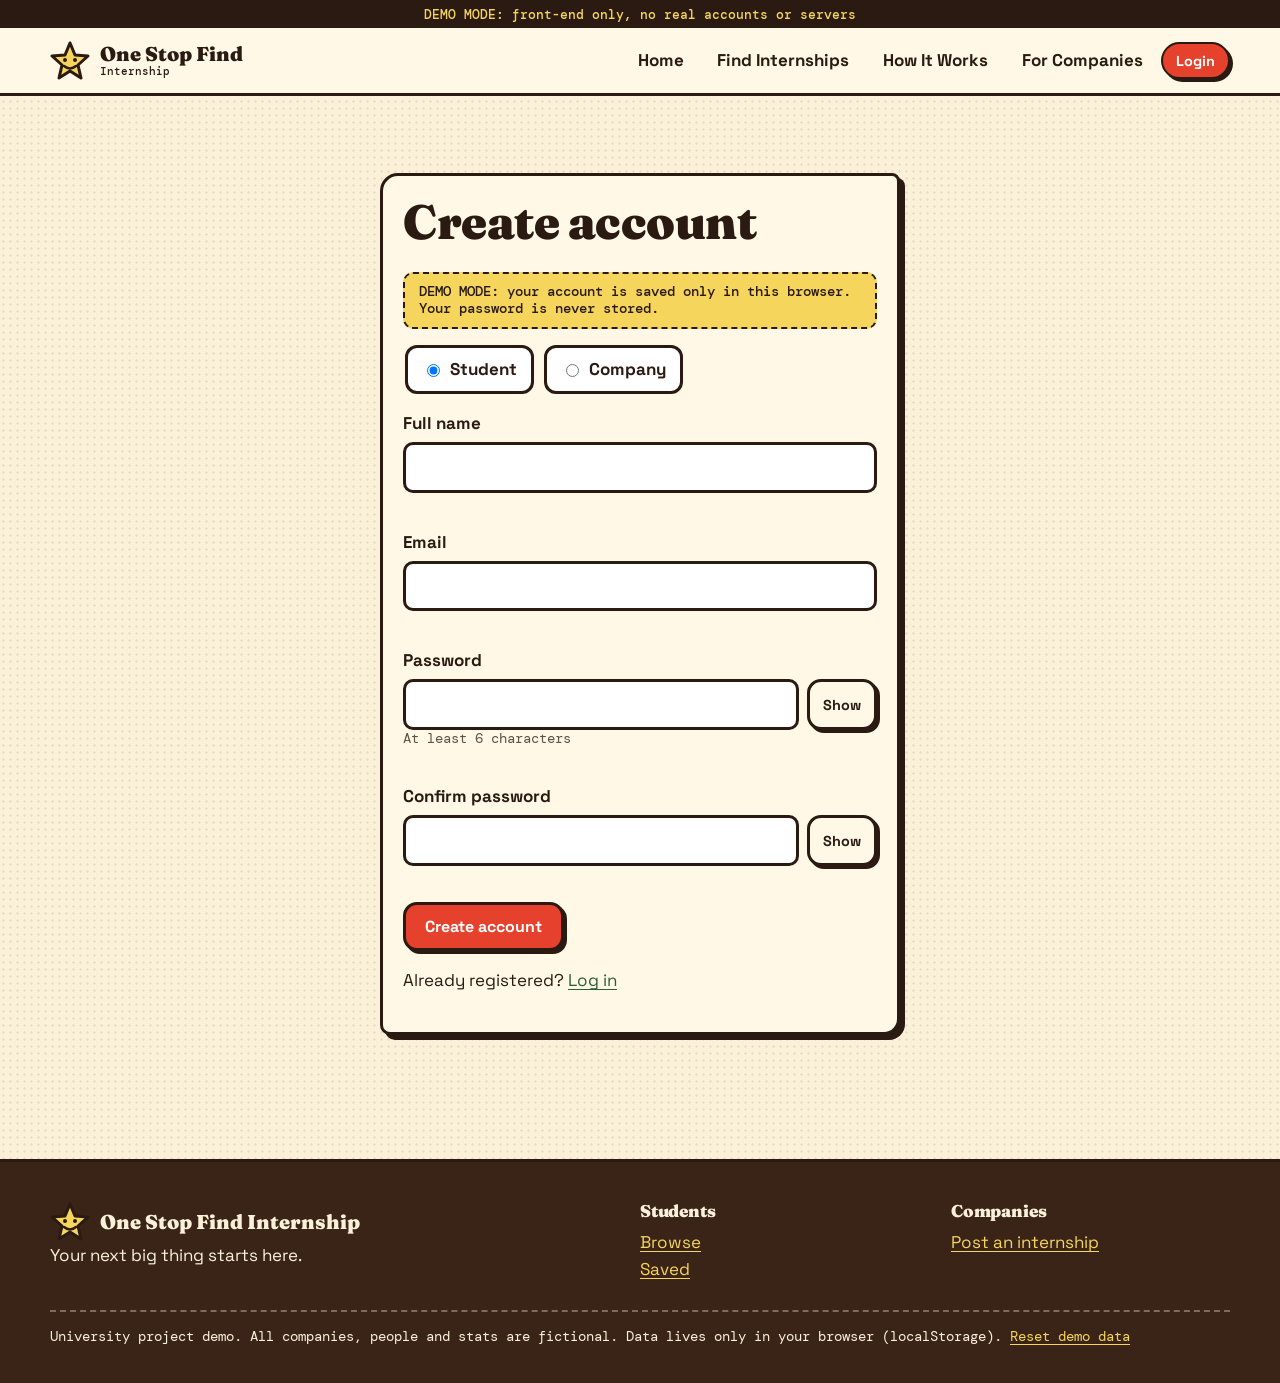
<file: register.html>
<!DOCTYPE html>
<html lang="en"><head><meta charset="utf-8"><meta name="viewport" content="width=device-width,initial-scale=1">
<title>Create account | One Stop Find Internship</title>
<link rel="stylesheet" href="css/styles.css"><link rel="stylesheet" href="css/components.css"><link rel="stylesheet" href="css/responsive.css">
</head><body data-page="register">
<a class="skip" href="#main">Skip to content</a>
<header id="site-nav"></header>
<main id="main" class="container section"></main>
<div id="site-footer"></div>
<script src="js/data.js"></script><script src="js/storage.js"></script><script src="js/app.js"></script>
<script src="js/internships.js"></script><script src="js/auth.js"></script><script src="js/applications.js"></script><script src="js/messaging.js"></script><script src="js/recruiter.js"></script>
</body></html>
</file>
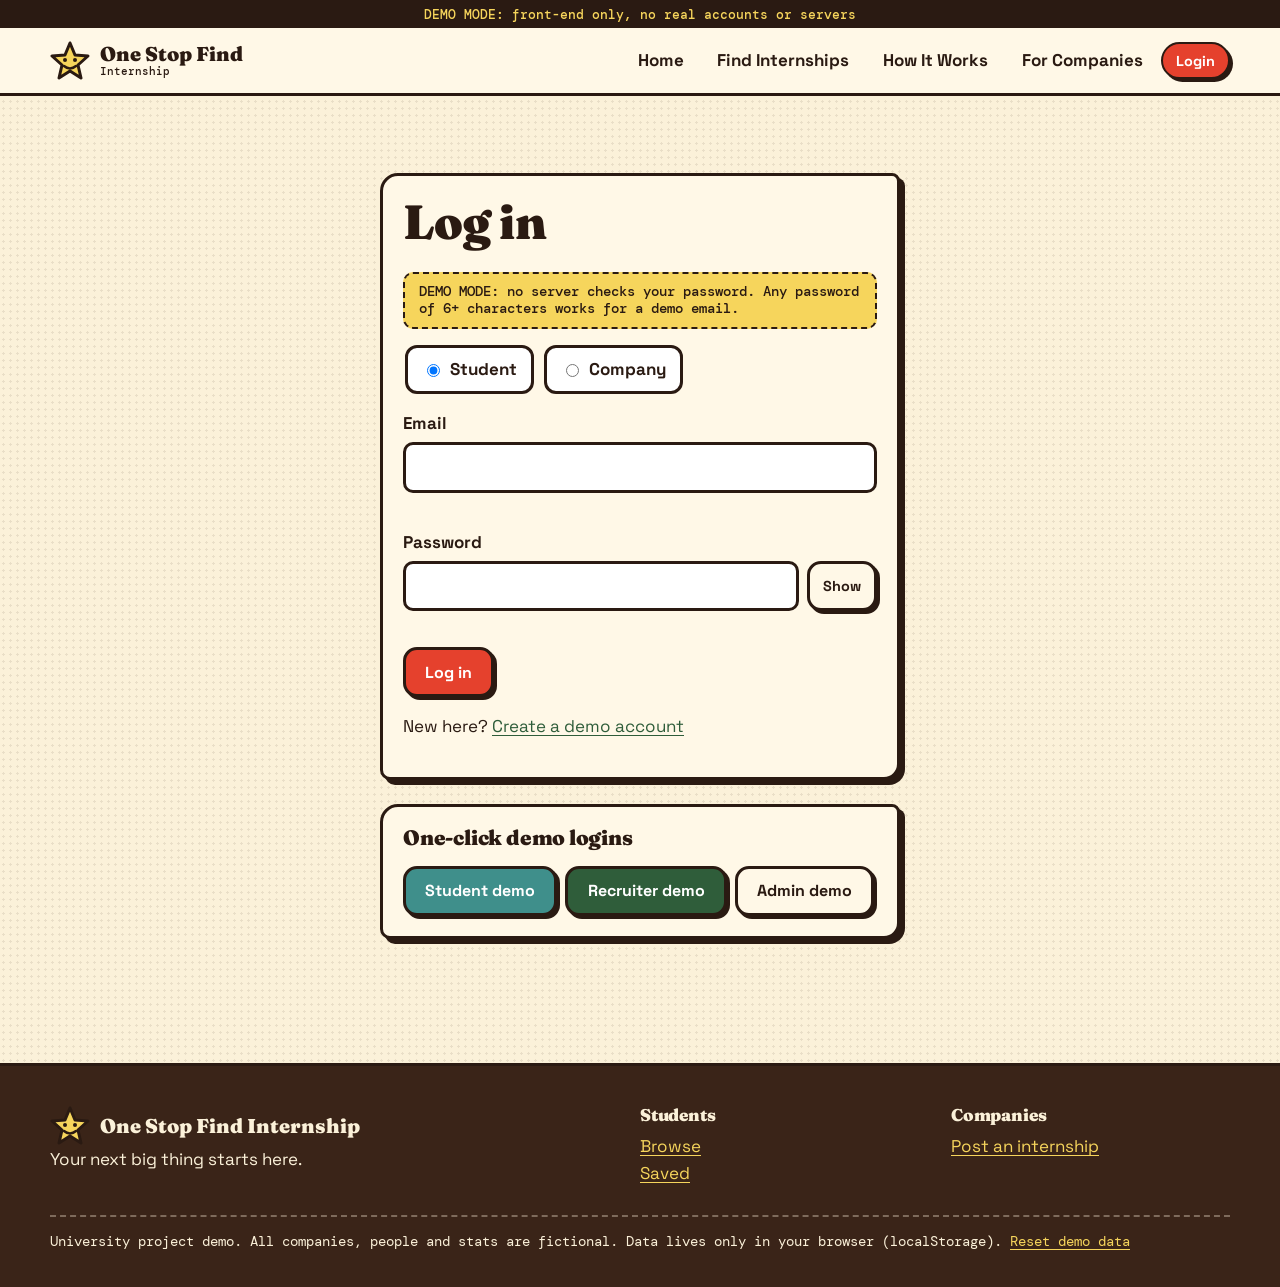
<file: saved-internships.html>
<!DOCTYPE html>
<html lang="en"><head><meta charset="utf-8"><meta name="viewport" content="width=device-width,initial-scale=1">
<title>Saved Internships | One Stop Find Internship</title>
<link rel="stylesheet" href="css/styles.css"><link rel="stylesheet" href="css/components.css"><link rel="stylesheet" href="css/responsive.css">
</head><body data-page="saved">
<a class="skip" href="#main">Skip to content</a>
<header id="site-nav"></header>
<main id="main" class="container section"></main>
<div id="site-footer"></div>
<script src="js/data.js"></script><script src="js/storage.js"></script><script src="js/app.js"></script>
<script src="js/internships.js"></script><script src="js/auth.js"></script><script src="js/applications.js"></script><script src="js/messaging.js"></script><script src="js/recruiter.js"></script>
</body></html>
</file>
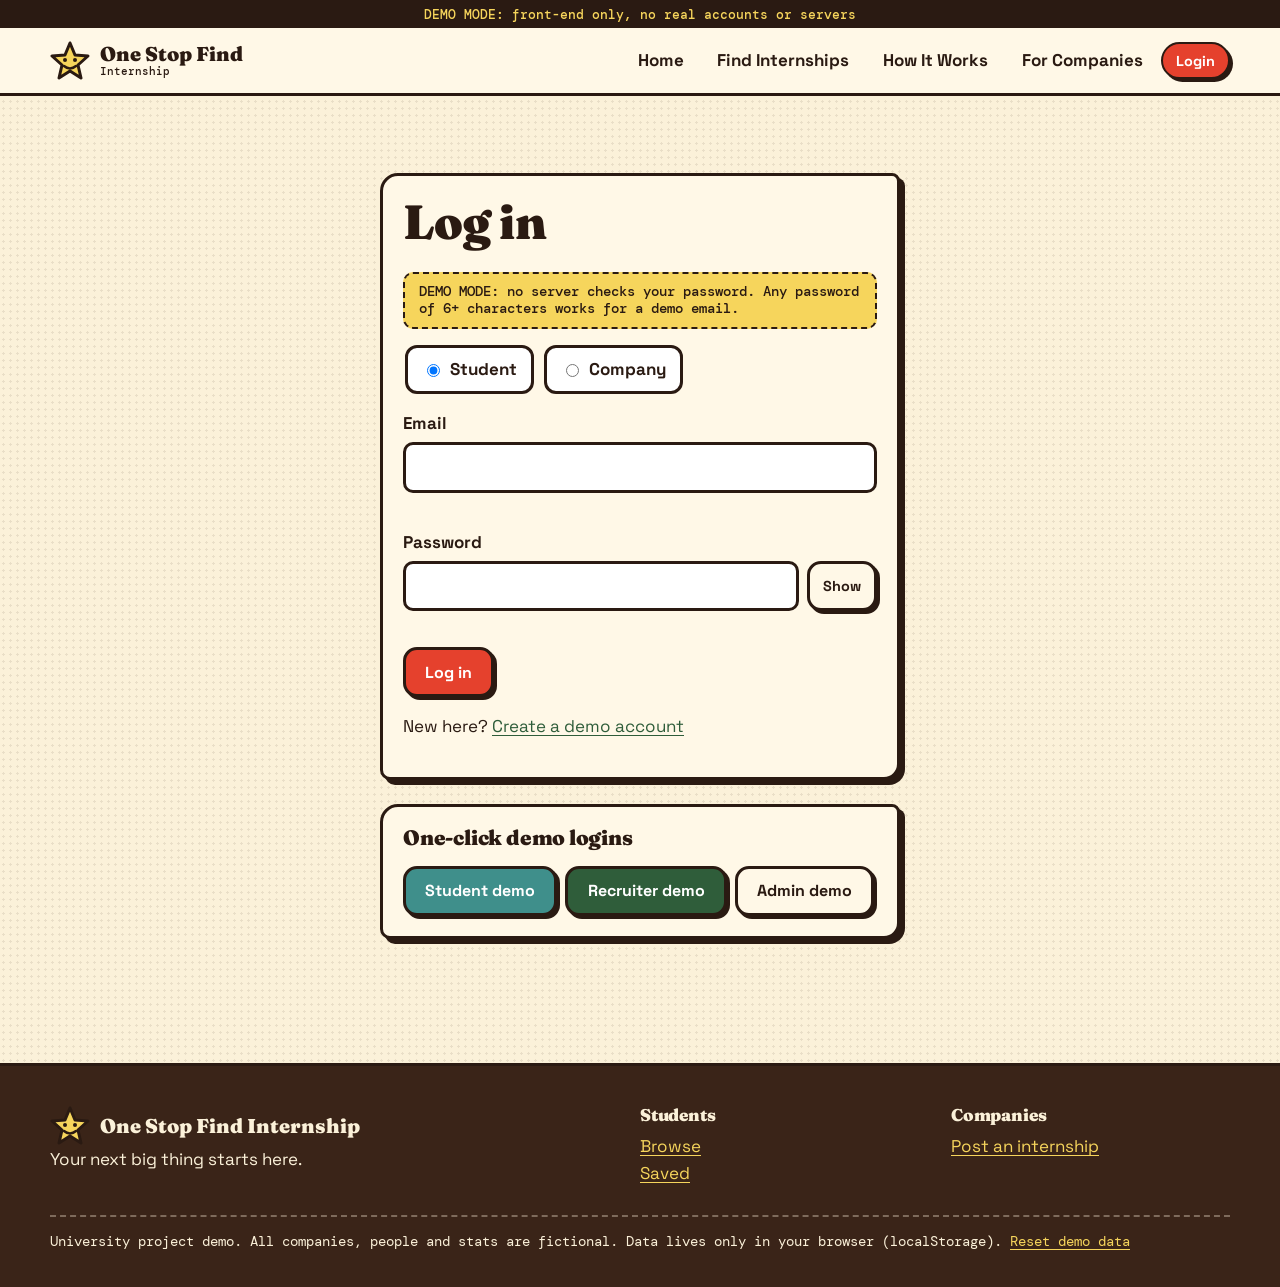
<file: student-dashboard.html>
<!DOCTYPE html>
<html lang="en"><head><meta charset="utf-8"><meta name="viewport" content="width=device-width,initial-scale=1">
<title>Student Dashboard | One Stop Find Internship</title>
<link rel="stylesheet" href="css/styles.css"><link rel="stylesheet" href="css/components.css"><link rel="stylesheet" href="css/responsive.css">
</head><body data-page="sdash">
<a class="skip" href="#main">Skip to content</a>
<header id="site-nav"></header>
<main id="main" class="container section"></main>
<div id="site-footer"></div>
<script src="js/data.js"></script><script src="js/storage.js"></script><script src="js/app.js"></script>
<script src="js/internships.js"></script><script src="js/auth.js"></script><script src="js/applications.js"></script><script src="js/messaging.js"></script><script src="js/recruiter.js"></script>
</body></html>
</file>
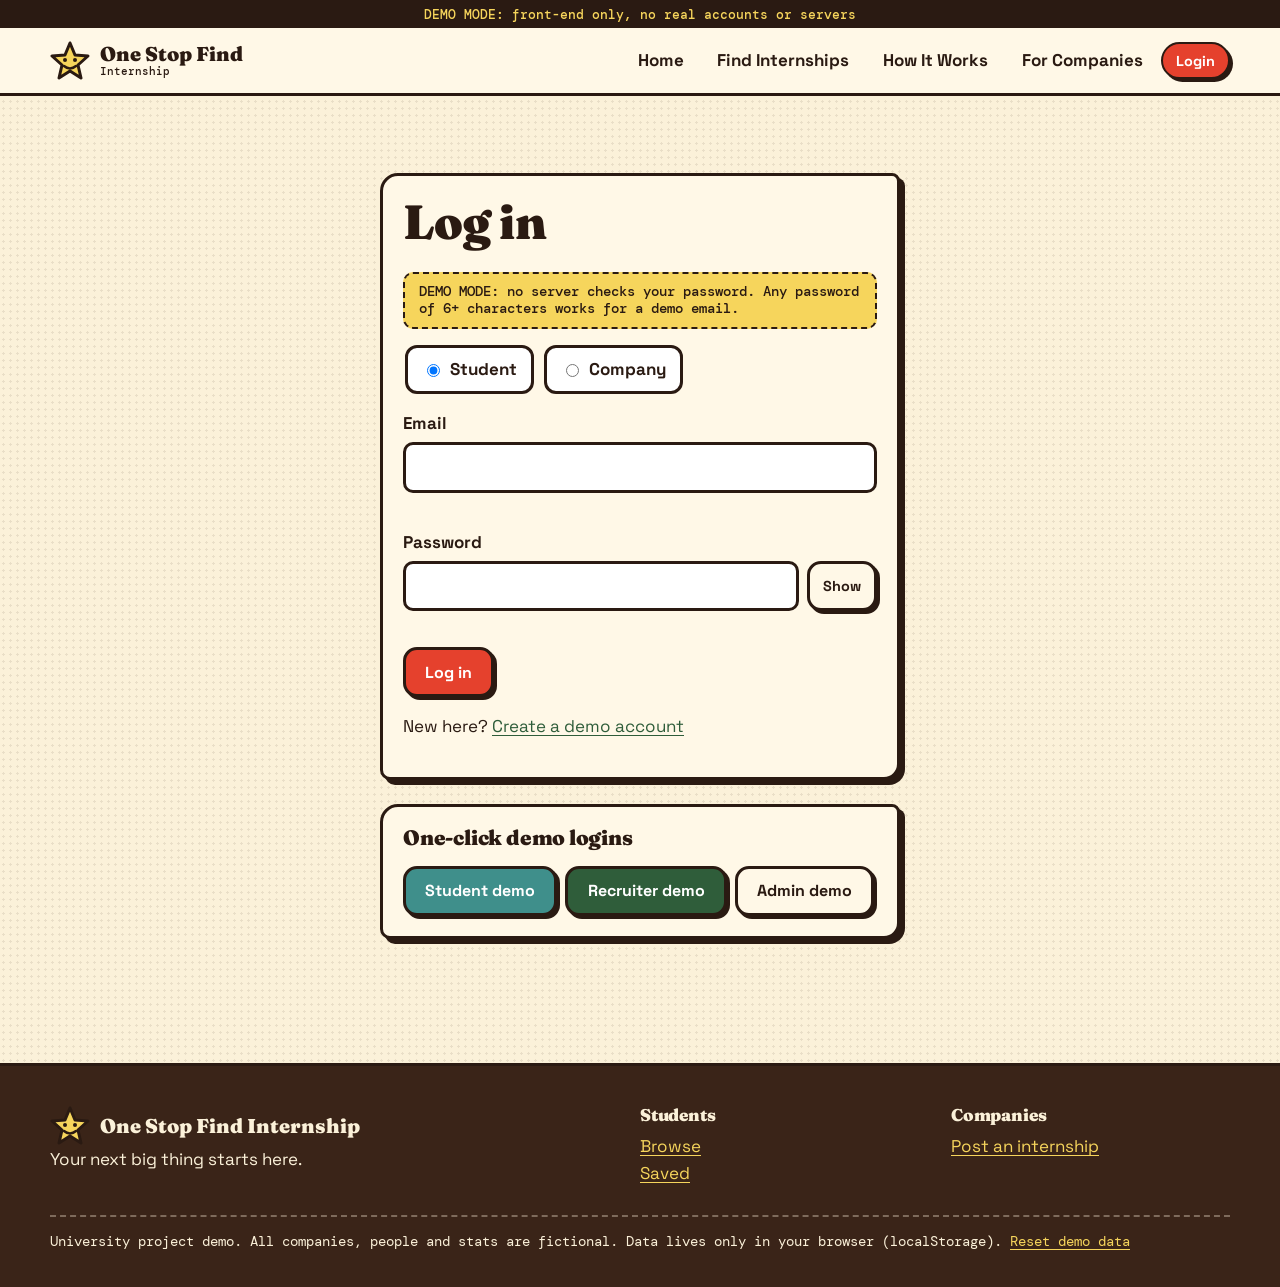
<file: student-profile.html>
<!DOCTYPE html>
<html lang="en"><head><meta charset="utf-8"><meta name="viewport" content="width=device-width,initial-scale=1">
<title>My Profile | One Stop Find Internship</title>
<link rel="stylesheet" href="css/styles.css"><link rel="stylesheet" href="css/components.css"><link rel="stylesheet" href="css/responsive.css">
</head><body data-page="profile">
<a class="skip" href="#main">Skip to content</a>
<header id="site-nav"></header>
<main id="main" class="container section"></main>
<div id="site-footer"></div>
<script src="js/data.js"></script><script src="js/storage.js"></script><script src="js/app.js"></script>
<script src="js/internships.js"></script><script src="js/auth.js"></script><script src="js/applications.js"></script><script src="js/messaging.js"></script><script src="js/recruiter.js"></script>
</body></html>
</file>
<file: css/styles.css>
/* ===== One Stop Find Internship — Design tokens & base ===== */
@import url('https://fonts.googleapis.com/css2?family=Fraunces:ital,opsz,wght@0,9..144,600;0,9..144,900;1,9..144,600&family=Space+Grotesk:wght@400;500;700&family=DM+Mono:wght@400;500&display=swap');

:root{
  --cream:#fbf1d9; --paper:#fff8e7; --yellow:#f6d55c; --orange:#d9622b;
  --tomato:#e5412d; --green:#2f5d3a; --teal:#3f8f8b; --brown:#3a2418;
  --lime:#c6f432; --purple:#8b5cf6; --ink:#2a1a12;
  --font-display:'Fraunces',Georgia,serif;
  --font-body:'Space Grotesk',system-ui,sans-serif;
  --font-mono:'DM Mono',ui-monospace,monospace;
  --border:3px solid var(--ink);
  --shadow:5px 5px 0 var(--ink); --shadow-sm:3px 3px 0 var(--ink);
  --radius:14px; --radius-alt:18px 8px 16px 10px;
  --max:1180px;
}
*,*::before,*::after{box-sizing:border-box}
html{scroll-behavior:smooth}
body{
  margin:0; font:400 1.0625rem/1.6 var(--font-body); color:var(--ink);
  background-color:var(--cream);
  background-image:radial-gradient(rgba(58,36,24,.09) 1px,transparent 1.2px);
  background-size:7px 7px; /* halftone dots */
  min-height:100vh; display:flex; flex-direction:column;
}
main{flex:1}
img,svg{max-width:100%;display:block}
h1,h2,h3,h4{font-family:var(--font-display);font-weight:900;line-height:1.08;margin:0 0 .5em;letter-spacing:-.01em}
h1{font-size:clamp(2.4rem,6vw,4.6rem)} h2{font-size:clamp(1.8rem,3.5vw,2.8rem)} h3{font-size:1.4rem}
p{margin:0 0 1em;max-width:68ch}
a{color:var(--green);text-underline-offset:3px}
.container{width:min(100% - 2rem,var(--max));margin-inline:auto}
.section{padding:clamp(2.5rem,6vw,5rem) 0}
.mono{font-family:var(--font-mono)}
.sr-only{position:absolute;width:1px;height:1px;overflow:hidden;clip:rect(0 0 0 0);white-space:nowrap}
:focus-visible{outline:4px solid var(--purple);outline-offset:3px;border-radius:4px}
[hidden]{display:none!important}

/* Buttons */
.btn{
  display:inline-flex;align-items:center;gap:.5rem;cursor:pointer;
  font:700 1rem var(--font-body);color:var(--ink);background:var(--yellow);
  border:var(--border);border-radius:var(--radius);padding:.7rem 1.2rem;
  box-shadow:var(--shadow-sm);text-decoration:none;min-height:44px;
  transition:transform .12s,box-shadow .12s;
}
.btn:hover{transform:translate(-2px,-2px);box-shadow:5px 5px 0 var(--ink)}
.btn:active{transform:translate(3px,3px);box-shadow:0 0 0 var(--ink)}
.btn-primary{background:var(--tomato);color:#fff}
.btn-green{background:var(--green);color:#fff}
.btn-teal{background:var(--teal);color:#fff}
.btn-ghost{background:var(--paper)}
.btn-danger{background:var(--ink);color:#fff}
.btn-sm{padding:.4rem .8rem;font-size:.9rem;min-height:36px}
.btn[disabled]{opacity:.5;cursor:not-allowed}

/* Cards */
.card{background:var(--paper);border:var(--border);border-radius:var(--radius-alt);box-shadow:var(--shadow);padding:1.25rem;position:relative}
.card-flat{box-shadow:none}
.grid{display:grid;gap:1.5rem}
.grid-2{grid-template-columns:repeat(2,1fr)}
.grid-3{grid-template-columns:repeat(3,1fr)}
.grid-auto{grid-template-columns:repeat(auto-fill,minmax(300px,1fr))}

/* Badges & status stickers */
.badge{display:inline-block;font:500 .8rem var(--font-mono);padding:.15rem .6rem;border:2px solid var(--ink);border-radius:999px;background:var(--cream)}
.badge-remote{background:var(--lime)} .badge-hybrid{background:var(--yellow)} .badge-onsite{background:#f5b49c}
.badge-paid{background:var(--green);color:#fff} .badge-unpaid{background:var(--cream)}
.status{font:700 .8rem var(--font-mono);padding:.2rem .7rem;border:2px solid var(--ink);border-radius:6px;transform:rotate(-2deg);display:inline-block}
.status-applied{background:var(--cream)} .status-review{background:var(--yellow)}
.status-shortlisted{background:var(--lime)} .status-interview{background:var(--purple);color:#fff}
.status-selected{background:var(--green);color:#fff} .status-rejected{background:var(--tomato);color:#fff}
.status-withdrawn{background:#ccc}

/* Forms */
.field{margin-bottom:1.1rem}
label{display:block;font-weight:700;margin-bottom:.3rem}
input,select,textarea{width:100%;font:inherit;color:var(--ink);background:#fff;min-height:44px;border:var(--border);border-radius:10px;padding:.55rem .8rem}
textarea{min-height:110px;resize:vertical}
input[aria-invalid="true"],select[aria-invalid="true"],textarea[aria-invalid="true"]{border-color:var(--tomato);background:#fff0ec}
.error-msg{color:#b3261e;font:500 .85rem var(--font-mono);margin-top:.3rem;min-height:1em}
.hint{font:400 .85rem var(--font-mono);opacity:.75}

/* Retro helpers */
.marquee-tag{display:inline-block;background:var(--ink);color:var(--lime);font:500 .85rem var(--font-mono);padding:.2rem .7rem;border-radius:4px}
.demo-banner{background:var(--ink);color:var(--yellow);font:500 .8rem var(--font-mono);text-align:center;padding:.35rem 1rem}
.empty{text-align:center;padding:3rem 1rem;border:3px dashed var(--ink);border-radius:var(--radius);background:var(--paper)}
.skeleton{background:linear-gradient(90deg,#eadfc2 25%,#f6ecd0 50%,#eadfc2 75%);background-size:200% 100%;animation:shimmer 1.4s infinite;border-radius:8px;min-height:1rem}
@keyframes shimmer{to{background-position:-200% 0}}
@media (prefers-reduced-motion:reduce){*{animation:none!important;transition:none!important;scroll-behavior:auto!important}}
</file>
<file: css/components.css>
/* ===== Shared components: navbar, footer, toast, modal ===== */
.navbar{background:var(--paper);border-bottom:var(--border);position:sticky;top:0;z-index:50}
.nav-inner{display:flex;align-items:center;justify-content:space-between;gap:1rem;padding:.6rem 0}
.logo{display:flex;align-items:center;gap:.6rem;font:900 1.25rem var(--font-display);color:var(--ink);text-decoration:none;line-height:1}
.logo svg{width:40px;height:40px;flex:none}
.logo small{display:block;font:500 .7rem var(--font-mono)}
.nav-links{display:flex;align-items:center;gap:.25rem;list-style:none;margin:0;padding:0}
.nav-links a{display:inline-block;padding:.45rem .8rem;font-weight:700;color:var(--ink);text-decoration:none;border-radius:999px;border:2px solid transparent}
.nav-links a:hover,.nav-links a[aria-current="page"]{background:var(--yellow);border-color:var(--ink)}
.nav-links a.btn{border-color:var(--ink);color:#fff}
.nav-count{background:var(--tomato);color:#fff;font:700 .7rem var(--font-mono);border-radius:999px;padding:.05rem .4rem;margin-left:.25rem;border:2px solid var(--ink)}
.nav-toggle{display:none}

.footer{background:var(--brown);color:var(--cream);border-top:var(--border);padding:2.5rem 0 1.5rem;margin-top:3rem}
.footer a{color:var(--yellow)}
.footer-grid{display:grid;grid-template-columns:2fr 1fr 1fr;gap:2rem}
.footer ul{list-style:none;padding:0;margin:0}
.footer .logo{color:var(--cream)}
.footer .legal{border-top:2px dashed rgba(251,241,217,.35);margin-top:1.5rem;padding-top:1rem;font:400 .85rem var(--font-mono);max-width:none}

.toast-wrap{position:fixed;right:1rem;bottom:1rem;display:grid;gap:.6rem;z-index:200;max-width:min(92vw,360px)}
.toast{background:var(--lime);border:var(--border);border-radius:var(--radius);box-shadow:var(--shadow-sm);padding:.7rem 1rem;font-weight:700}
.toast.error{background:var(--tomato);color:#fff}
.toast.info{background:var(--yellow)}

dialog.modal{border:var(--border);border-radius:var(--radius-alt);box-shadow:var(--shadow);background:var(--paper);color:var(--ink);padding:1.5rem;width:min(92vw,460px)}
dialog.modal::backdrop{background:rgba(42,26,18,.6)}
.modal-actions{display:flex;gap:.75rem;justify-content:flex-end;margin-top:1rem;flex-wrap:wrap}

/* ===== Pages ===== */
.skip{position:absolute;left:-999px;top:0;background:var(--yellow);padding:.5rem 1rem;z-index:300;border:var(--border)}
.skip:focus{left:0}
.h1-sm{font-size:clamp(2rem,4.5vw,3rem)}
.center{text-align:center;margin-top:1.5rem}
.subnav{display:flex;flex-wrap:wrap;gap:.5rem;margin:0 0 1.25rem;padding:0;list-style:none}
.subnav a{display:inline-block;padding:.3rem .9rem;border:2px solid var(--ink);border-radius:999px;background:var(--paper);color:var(--ink);font-weight:700;text-decoration:none}
.subnav a[aria-current="page"],.subnav a:hover{background:var(--ink);color:var(--yellow)}
.mark{display:grid;place-items:center;width:48px;height:48px;border:var(--border);border-radius:12px;color:#fff;font:900 1rem var(--font-display);flex:none}
.mark.lg{width:72px;height:72px;font-size:1.5rem}
.avatar{display:grid;place-items:center;width:64px;height:64px;border-radius:50%;border:var(--border);background:var(--yellow);font:900 1.4rem var(--font-display);flex:none}
.job{display:flex;flex-direction:column;gap:.55rem}
.job p{margin:0}
.job-head{display:flex;gap:.8rem;align-items:center}
.job h3{margin:0;font-size:1.2rem}.job h3 a{color:var(--ink)}
.job .co{font-size:.95rem}
.meta{font:400 .85rem/1.5 var(--font-mono)}
.chip{display:inline-block;background:#fff;border:2px solid var(--ink);border-radius:6px;font:500 .78rem var(--font-mono);padding:0 .45rem;margin:0 .3rem .3rem 0}
.actions{display:flex;gap:.5rem;flex-wrap:wrap;margin-top:auto;padding-top:.4rem}
.layout{display:grid;grid-template-columns:280px 1fr;gap:1.5rem;align-items:start}
.filters{position:sticky;top:5.5rem}
.stat-row{display:grid;grid-template-columns:repeat(auto-fit,minmax(150px,1fr));gap:1rem;margin-bottom:1.5rem}
.stat{background:var(--paper);border:var(--border);border-radius:var(--radius);box-shadow:var(--shadow-sm);padding:.9rem 1rem}
.stat b{display:block;font:900 2.2rem var(--font-display);line-height:1}
.stat span{font:500 .85rem var(--font-mono)}
.progress{height:18px;border:var(--border);border-radius:999px;background:#fff;overflow:hidden}
.progress>i{display:block;height:100%;background:repeating-linear-gradient(45deg,var(--green) 0 10px,#3f7d4d 10px 20px)}
.pipeline{display:grid;grid-template-columns:repeat(6,1fr);gap:.5rem;list-style:none;margin:0;padding:0}
.pipeline li{background:#fff;border:2px solid var(--ink);border-radius:10px;padding:.5rem;font-size:.85rem}
.pipeline b{font:900 1.4rem var(--font-display);display:block}
.list-plain{list-style:none;margin:0;padding:0;display:grid;gap:.6rem}
.list-plain li{border-bottom:2px dashed rgba(42,26,18,.3);padding-bottom:.5rem}
.two-col{display:grid;grid-template-columns:2fr 1fr;gap:1.5rem;align-items:start}
.table-wrap{overflow-x:auto}
table.apps{width:100%;border-collapse:collapse;background:var(--paper);border:var(--border)}
table.apps th,table.apps td{padding:.6rem .7rem;text-align:left;border-bottom:2px solid rgba(42,26,18,.2);vertical-align:top}
table.apps th{background:var(--yellow);font:700 .9rem var(--font-mono)}
.bar-row{display:grid;grid-template-columns:110px 1fr 36px;gap:.5rem;align-items:center;margin-bottom:.4rem;font:500 .85rem var(--font-mono)}
.bar{height:16px;border:2px solid var(--ink);border-radius:6px;background:#fff}.bar i{display:block;height:100%;background:var(--teal)}
.row-between{display:flex;justify-content:space-between;align-items:center;gap:1rem;flex-wrap:wrap}
.seg{display:flex;gap:.6rem;flex-wrap:wrap;margin-bottom:1rem}
.seg label{display:flex;align-items:center;gap:.4rem;border:var(--border);border-radius:12px;padding:.5rem .9rem;background:#fff;cursor:pointer;margin:0}
.seg input{width:auto;min-height:0}
.pw{display:flex;gap:.5rem}
.auth{max-width:520px;margin-inline:auto}
.notice{background:var(--yellow);border:2px dashed var(--ink);border-radius:10px;padding:.6rem .9rem;font:500 .85rem var(--font-mono)}
.chat{display:grid;grid-template-columns:300px 1fr;min-height:480px;padding:0;overflow:hidden}
.conv-list{border-right:var(--border);overflow-y:auto;max-height:560px}
.conv{display:block;width:100%;text-align:left;background:none;border:0;border-bottom:2px solid rgba(42,26,18,.2);padding:.8rem 1rem;font:inherit;cursor:pointer}
.conv[aria-current="true"],.conv:hover{background:var(--yellow)}
.thread{display:flex;flex-direction:column;max-height:560px}
.msgs{flex:1;overflow-y:auto;padding:1rem;display:flex;flex-direction:column;gap:.6rem}
.msg{max-width:78%;border:2px solid var(--ink);border-radius:12px;padding:.5rem .8rem;background:#fff}
.msg.me{align-self:flex-end;background:var(--lime)}
.msg time{display:block;font:400 .72rem var(--font-mono);opacity:.7}
.composer{display:flex;gap:.5rem;padding:.8rem;border-top:var(--border)}
.note-item{display:flex;justify-content:space-between;gap:1rem;align-items:flex-start}
.note-item.unread{background:#fff3b8}
.hero{display:grid;grid-template-columns:1.2fr 1fr;gap:2rem;align-items:center;padding:clamp(2rem,5vw,4rem) 0}
.hero h1{text-shadow:4px 4px 0 var(--yellow)}
.hero-cta{display:flex;gap:1rem;flex-wrap:wrap}
.monitor{position:relative;background:#d9d0b8;border:var(--border);border-radius:20px;box-shadow:8px 8px 0 var(--ink);padding:.8rem;transform:rotate(2deg)}
.monitor .bar-t{background:linear-gradient(90deg,var(--purple),var(--teal));color:#fff;font:500 .8rem var(--font-mono);padding:.25rem .6rem;border-radius:6px 6px 0 0}
.screen{background:var(--ink);color:var(--lime);font:500 1rem var(--font-mono);padding:1.2rem;min-height:190px;border-radius:0 0 6px 6px}
.sticker{position:absolute;font:900 1rem var(--font-display);background:var(--tomato);color:#fff;border:var(--border);border-radius:50%;width:92px;height:92px;display:grid;place-items:center;text-align:center;line-height:1.05;transform:rotate(-12deg);right:-14px;bottom:-24px}
.star{position:absolute;color:var(--orange);font-size:2rem;line-height:1}
.searchbar{display:grid;grid-template-columns:1.4fr 1fr 1fr auto;gap:.6rem;background:var(--paper);border:var(--border);border-radius:var(--radius);box-shadow:var(--shadow);padding:.8rem}
.searchbar label{margin:0;font-size:.8rem}
.band{background:var(--yellow);border-block:var(--border)}
.band-green{background:var(--green);color:var(--cream);border-block:var(--border)}
.band-green h2,.band-green h3{color:var(--cream)}
.stamp{display:inline-block;border:3px double var(--tomato);color:var(--tomato);font:700 .8rem var(--font-mono);padding:.2rem .6rem;transform:rotate(-4deg)}
@media (max-width:900px){.layout,.two-col,.hero,.chat{grid-template-columns:1fr}.filters{position:static}.searchbar{grid-template-columns:1fr 1fr}.pipeline{grid-template-columns:repeat(3,1fr)}.conv-list{border-right:0;border-bottom:var(--border);max-height:220px}}
@media (max-width:600px){
  .searchbar{grid-template-columns:1fr}.pipeline{grid-template-columns:repeat(2,1fr)}.sticker{right:0}
  table.apps,table.apps tbody,table.apps tr,table.apps td{display:block;width:100%}
  table.apps thead{display:none}
  table.apps tr{border:var(--border);border-radius:12px;margin-bottom:1rem;padding:.4rem;background:var(--paper)}
  table.apps td{border:0;padding:.3rem .5rem}
  table.apps td::before{content:attr(data-label);display:block;font:500 .72rem var(--font-mono);opacity:.7}
  .bar-row{grid-template-columns:90px 1fr 30px}
}
</file>
<file: css/responsive.css>
/* ===== Responsive ===== */
@media (max-width:900px){
  .grid-3{grid-template-columns:repeat(2,1fr)}
  .footer-grid{grid-template-columns:1fr 1fr}
}
@media (max-width:760px){
  .nav-toggle{display:inline-flex}
  .nav-links{display:none;position:absolute;left:0;right:0;top:100%;flex-direction:column;align-items:stretch;background:var(--paper);border-bottom:var(--border);padding:.75rem 1rem}
  .nav-links.open{display:flex}
  .nav-inner{position:relative}
  .grid-2,.grid-3{grid-template-columns:1fr}
  .footer-grid{grid-template-columns:1fr}
  body{font-size:1rem}
}
@media (max-width:480px){
  .btn{width:100%;justify-content:center}
  .card{padding:1rem}
}
</file>
